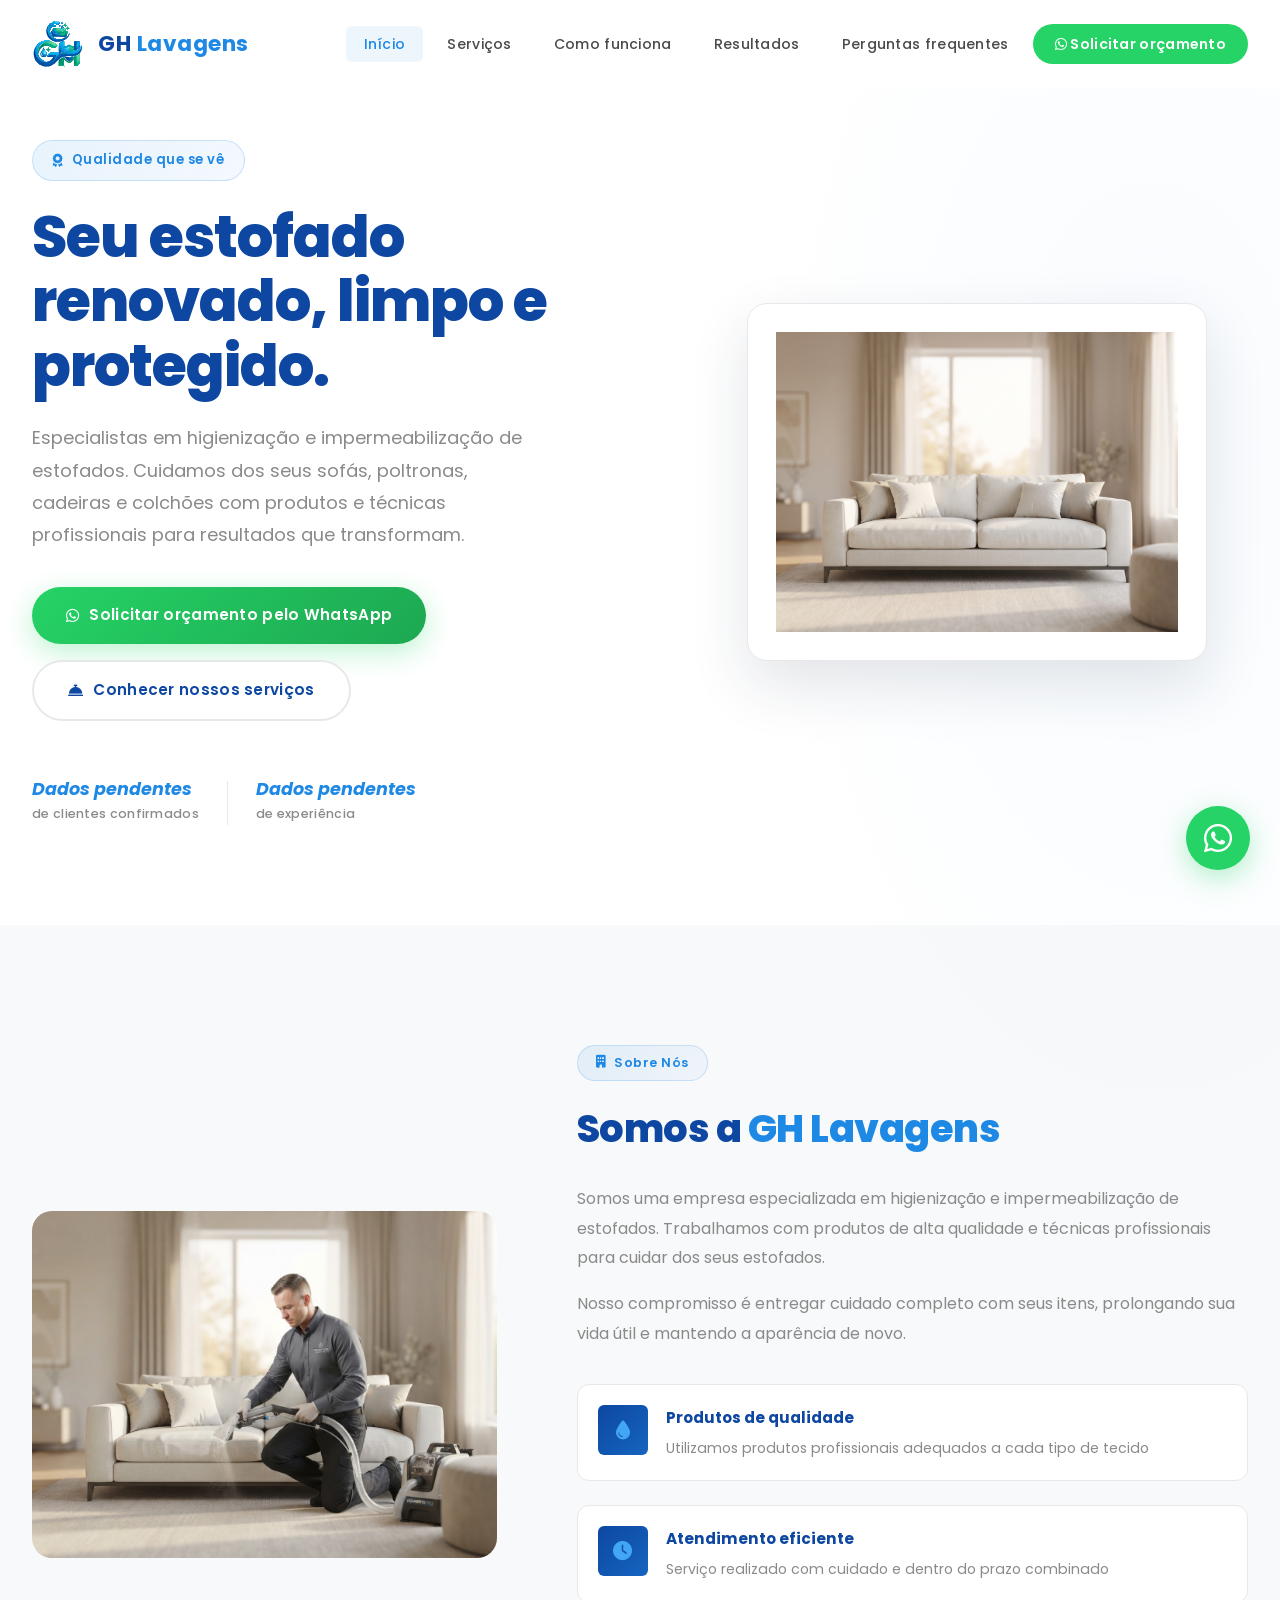
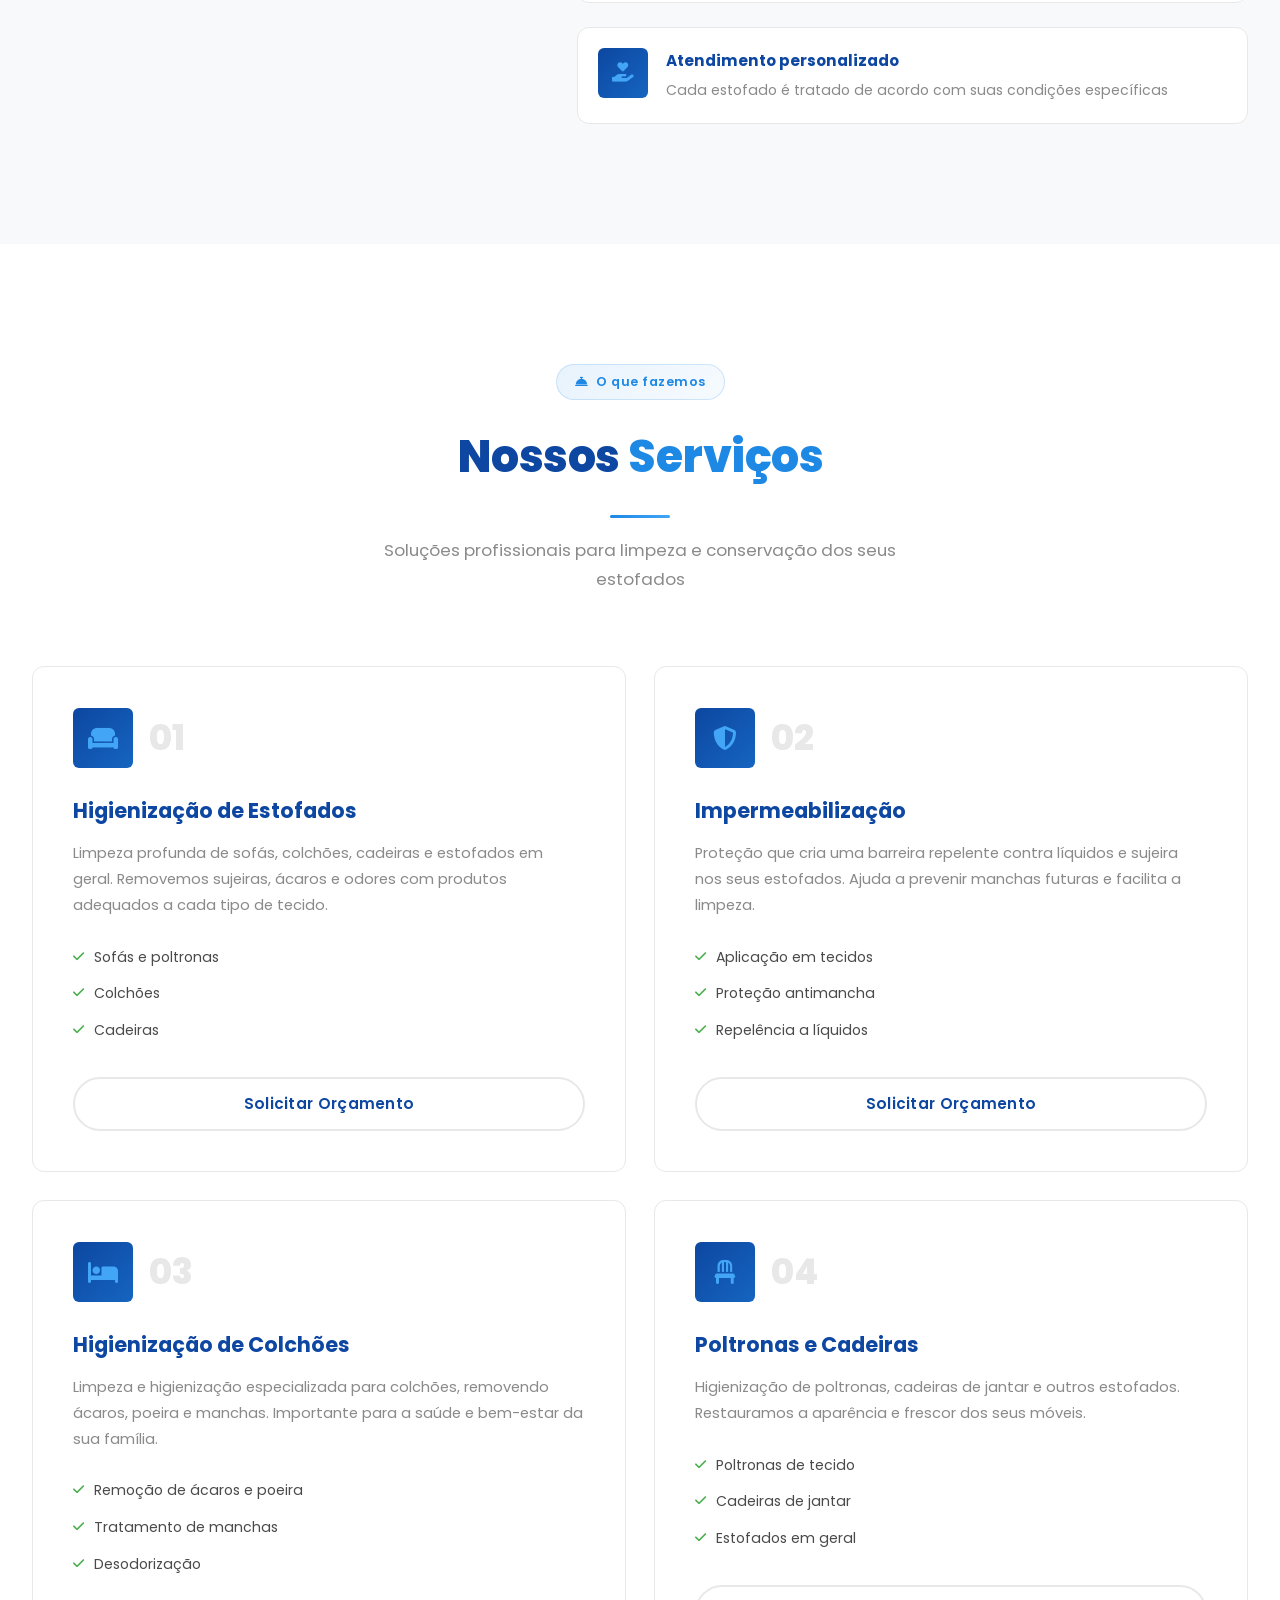
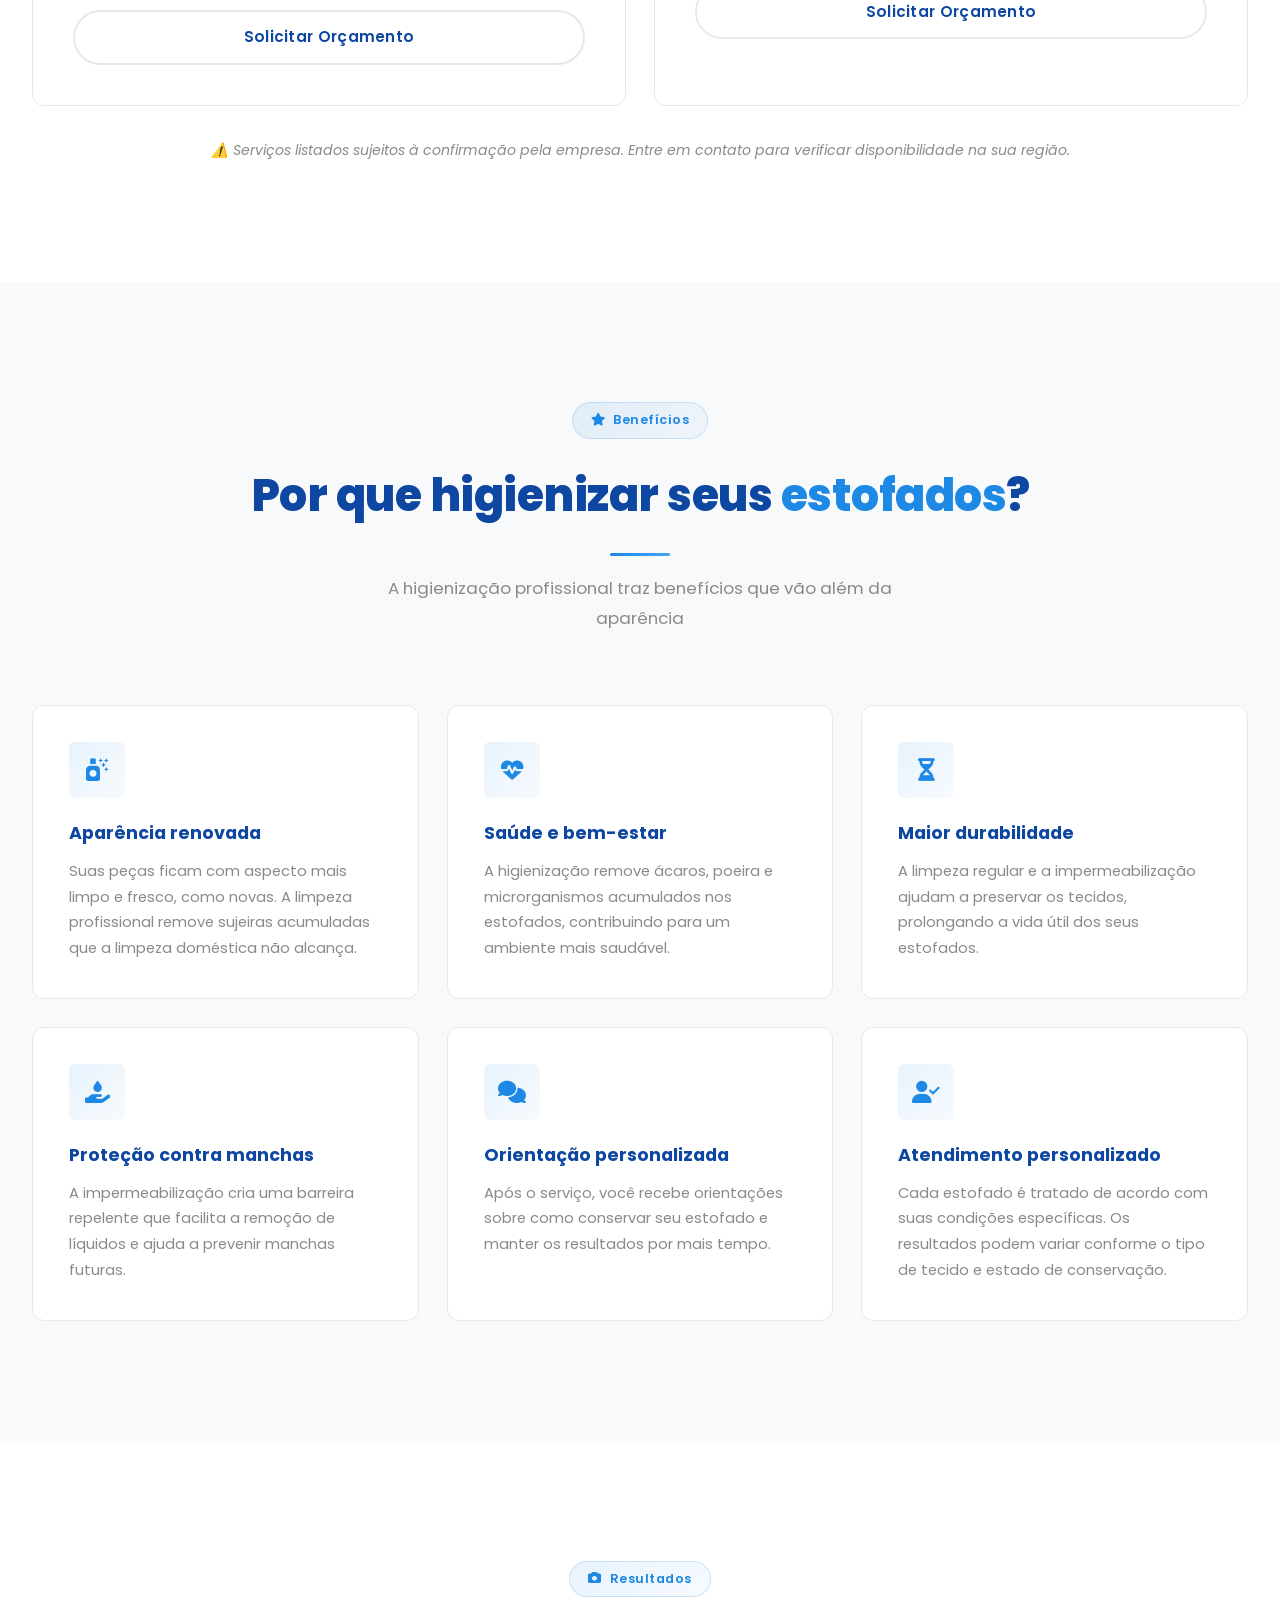
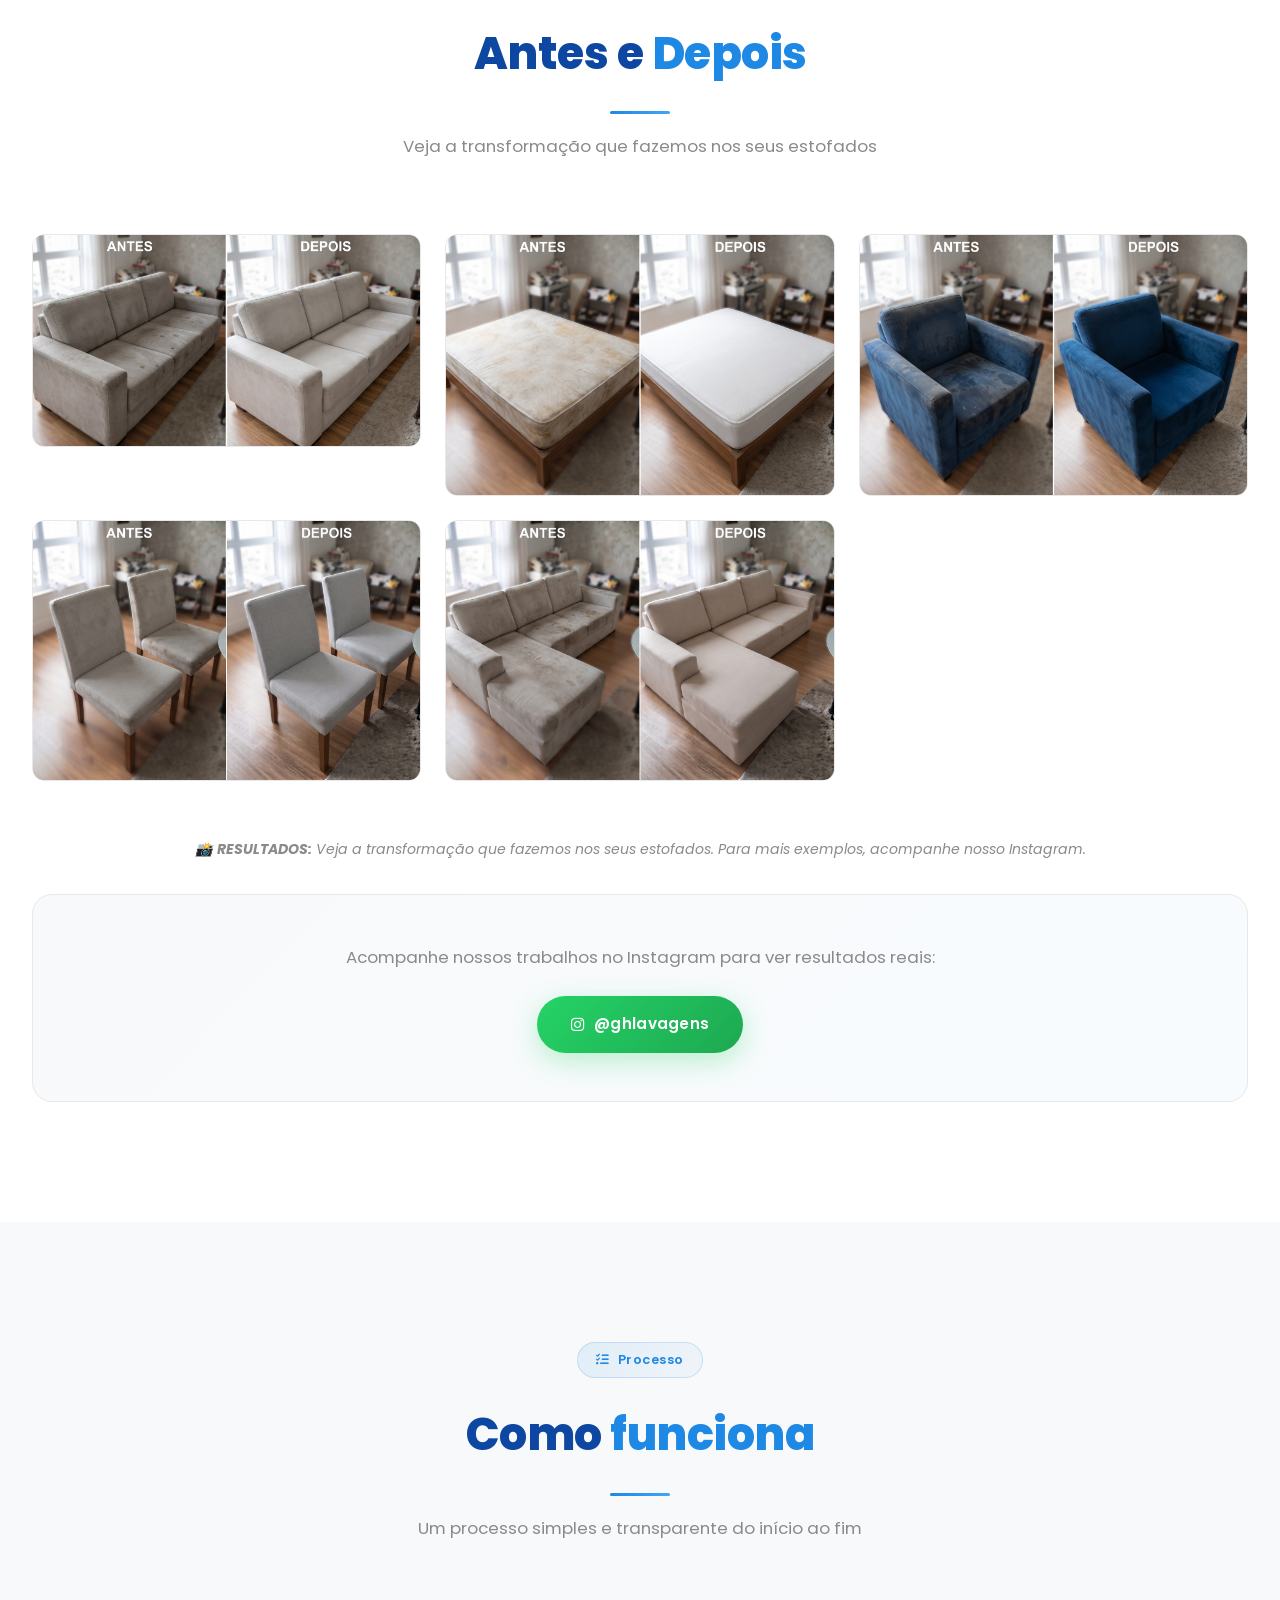
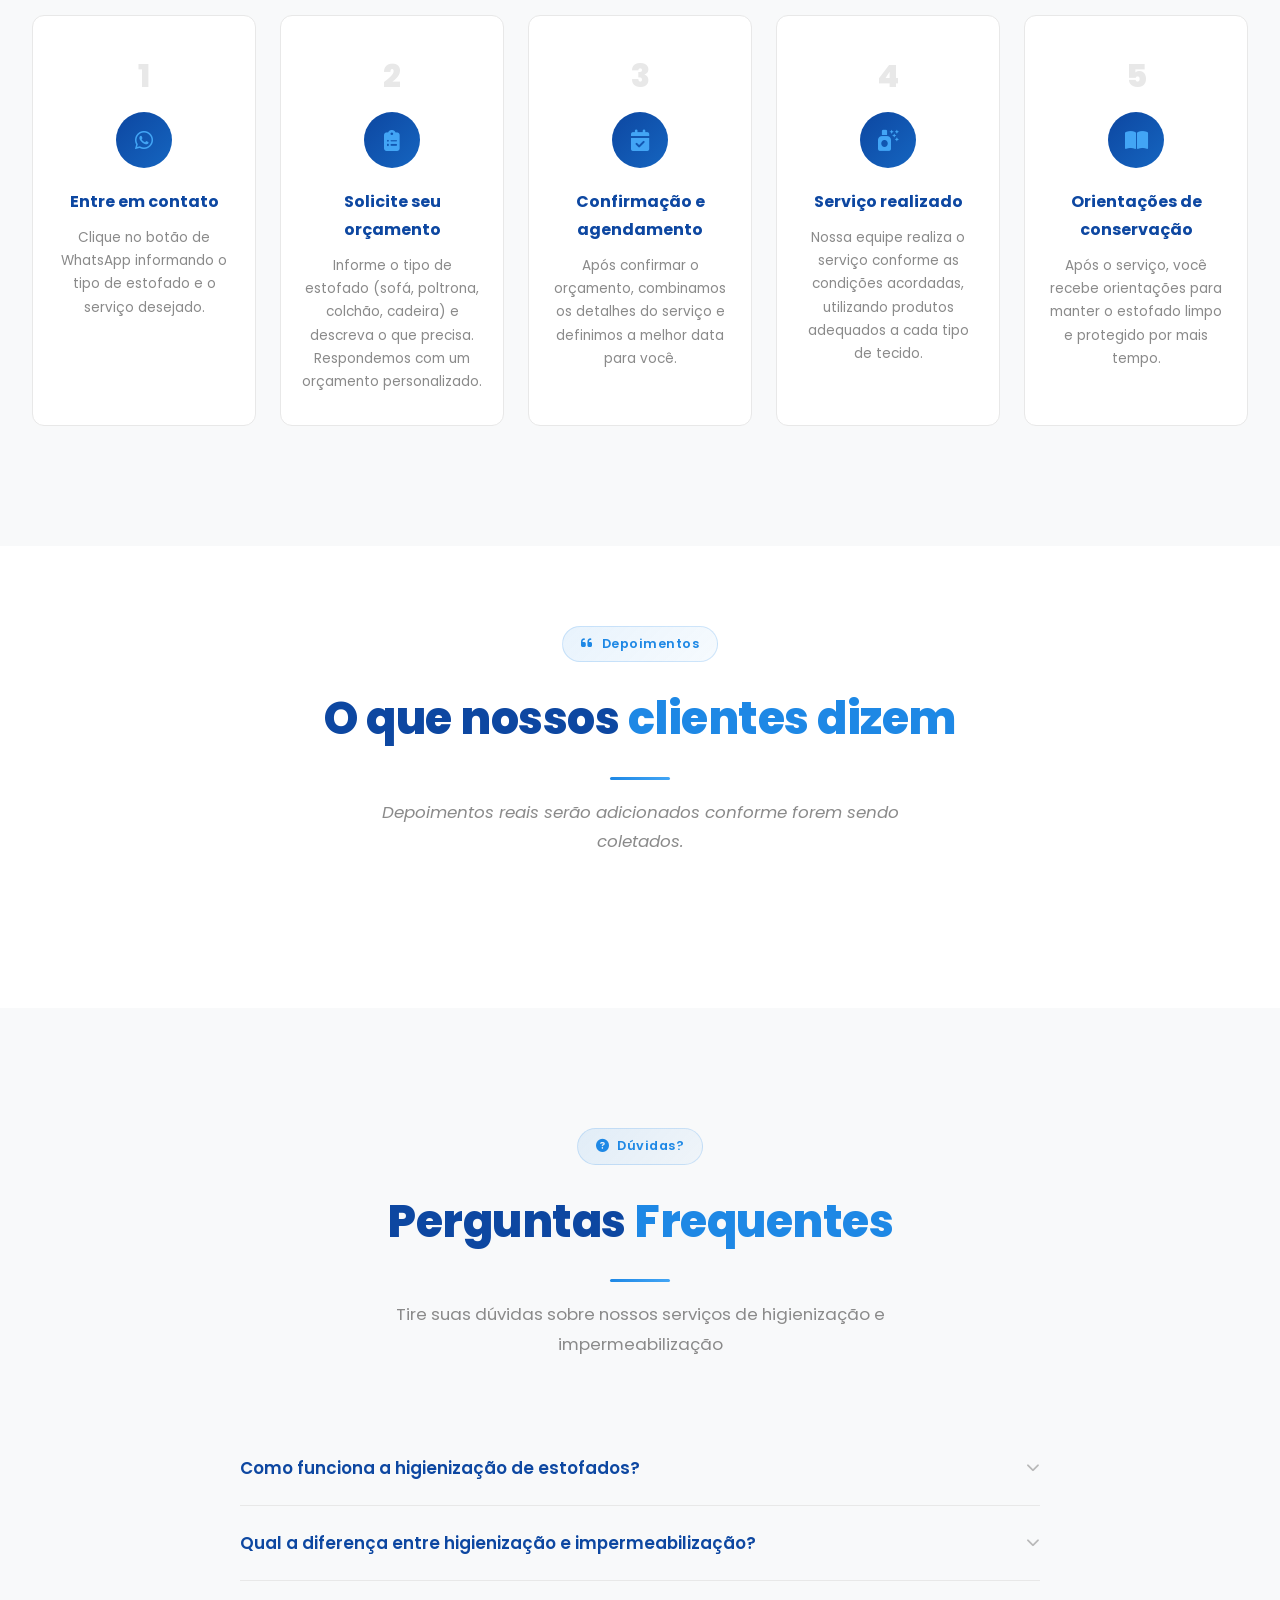
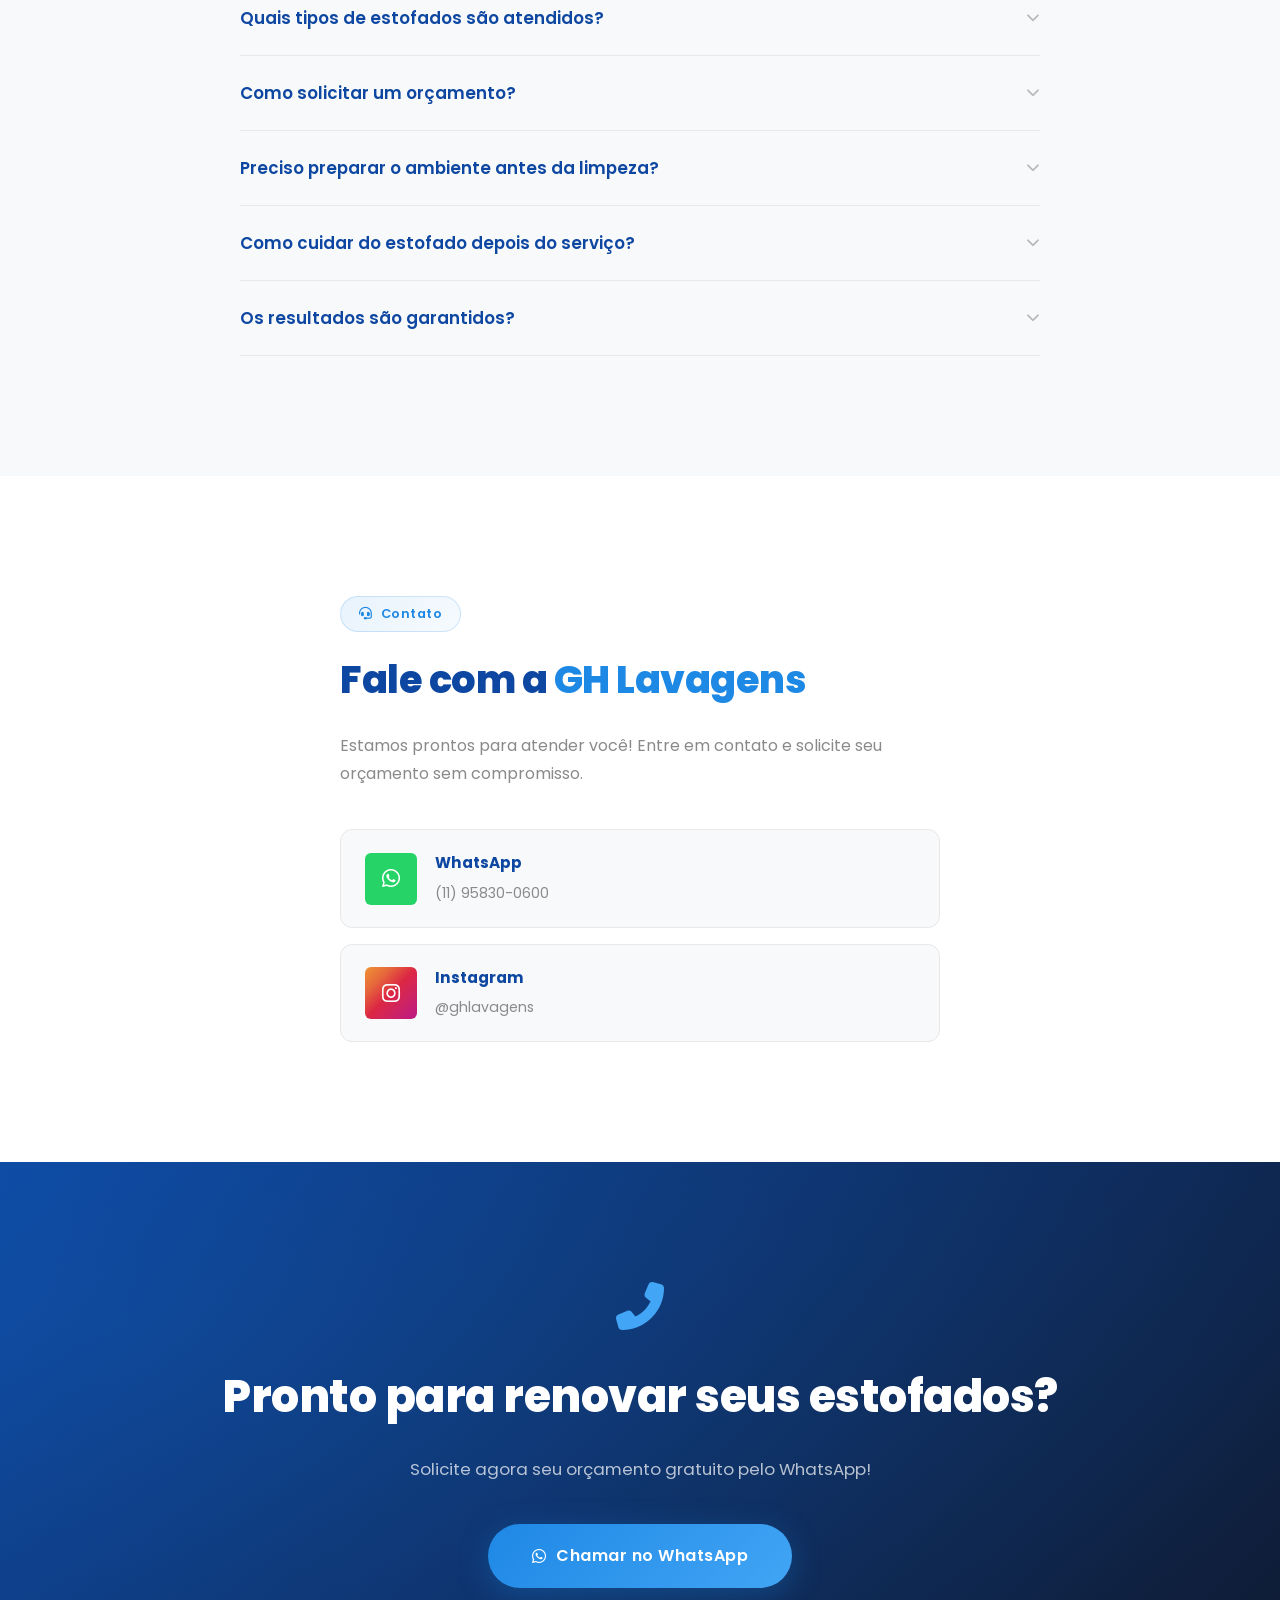
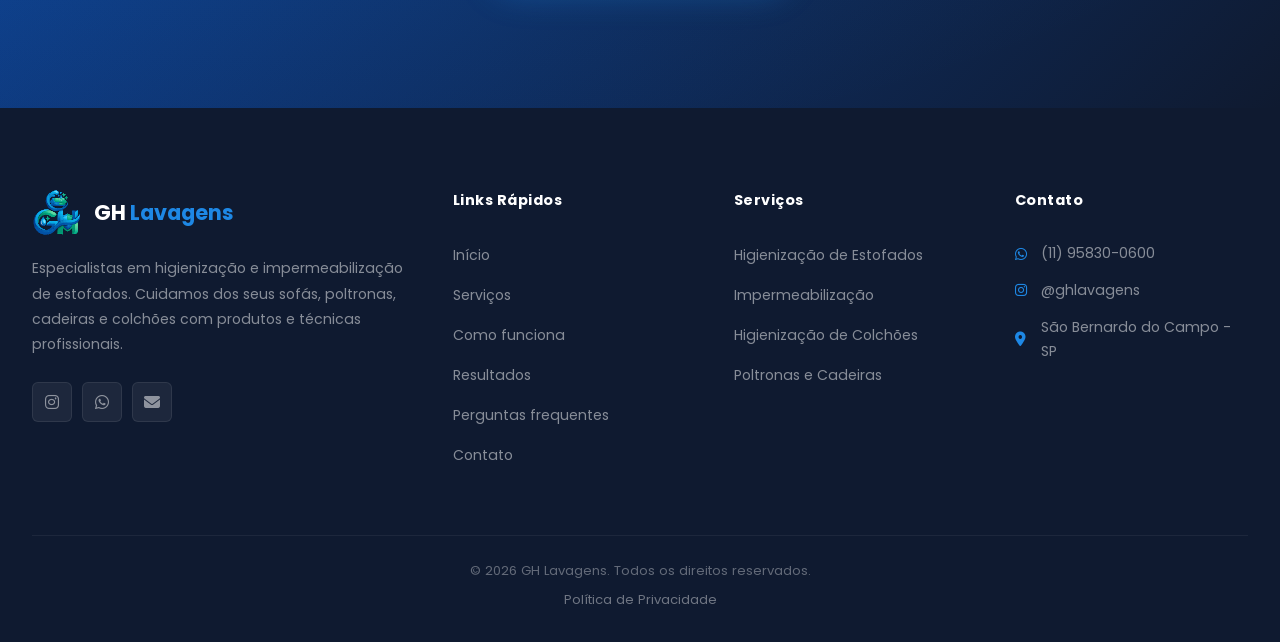
<file: index.html>
<!DOCTYPE html>
<html lang="pt-BR">
<head>
    <meta charset="UTF-8">
    <meta name="viewport" content="width=device-width, initial-scale=1.0">
    
    <!-- SEO Meta Tags - OTIMIZADO PARA GOOGLE -->
    <meta name="description" content="GH Lavagens — Especialistas em higienização e impermeabilização de estofados em São Bernardo do Campo. Limpeza profissional de sofás, poltronas, cadeiras e colchões com preços acessíveis. Solicite orçamento grátis!">
    <meta name="keywords" content="higienização de estofados, limpeza de sofá, impermeabilização de estofados, limpeza de colchão, limpeza de poltrona, limpeza de cadeiras, higienização São Bernardo do Campo, limpeza de estofados SP, GH Lavagens, limpeza profissional de sofás">
    <meta name="author" content="GH Lavagens">
    <meta name="robots" content="index, follow, max-image-preview:large, max-snippet:-1, max-video-preview:-1">
    <meta name="googlebot" content="index, follow, max-snippet:-1, max-image-preview:large, max-video-preview:-1">
    <meta name="bingbot" content="index, follow">
    
    <!-- Canonical URL -->
    <link rel="canonical" href="https://ghlavagens.com.br/">
    
    <!-- Alternate URLs -->
    <link rel="alternate" hreflang="pt-BR" href="https://ghlavagens.com.br/">
    <link rel="alternate" hreflang="x-default" href="https://ghlavagens.com.br/">

    <!-- Open Graph - OTIMIZADO PARA REDES SOCIAIS -->
    <meta property="og:title" content="GH Lavagens | Higienização & Impermeabilização de Estofados em São Bernardo do Campo">
    <meta property="og:description" content="Especialistas em higienização e impermeabilização de estofados. Limpeza profissional de sofás, poltronas, cadeiras e colchões. Resultados que transformam! 📍 São Bernardo do Campo">
    <meta property="og:type" content="website">
    <meta property="og:url" content="https://ghlavagens.com.br/">
    <meta property="og:site_name" content="GH Lavagens">
    <meta property="og:locale" content="pt_BR">
    <meta property="og:image" content="https://ghlavagens.com.br/assets/img/og-social.jpg">
    <meta property="og:image:secure_url" content="https://ghlavagens.com.br/assets/img/og-social.jpg">
    <meta property="og:image:width" content="2816">
    <meta property="og:image:height" content="1536">
    <meta property="og:image:alt" content="GH Lavagens - Higienização de estofados profissionais">

    <!-- Twitter Card -->
    <meta name="twitter:card" content="summary_large_image">
    <meta name="twitter:title" content="GH Lavagens | Higienização & Impermeabilização de Estofados">
    <meta name="twitter:description" content="Especialistas em higienização e impermeabilização de estofados. Limpeza profissional de sofás, poltronas, cadeiras e colchões. 📍 São Bernardo do Campo">
    <meta name="twitter:image" content="https://ghlavagens.com.br/assets/img/og-social.jpg">
    <meta name="twitter:image:alt" content="GH Lavagens - Higienização de estofados profissionais">
    <meta name="twitter:site" content="@ghlavagens">
    <meta name="twitter:creator" content="@ghlavagens">

    <!-- Favicon - OTIMIZADO -->
    <link rel="icon" type="image/svg+xml" href="assets/logo.svg">
    <link rel="apple-touch-icon" href="assets/logo4k.png">
    <link rel="icon" type="image/png" sizes="32x32" href="assets/img/favicon-32x32.png">
    <link rel="icon" type="image/png" sizes="16x16" href="assets/img/favicon-16x16.png">
    <link rel="manifest" href="site.webmanifest">

    <!-- Title OTIMIZADO PARA SEO -->
    <title>Higienização de Estofados em São Bernardo do Campo | GH Lavagens - Orçamento Grátis</title>
    
    <!-- Security Meta Tags -->
    <meta http-equiv="X-Frame-Options" content="DENY">
    <meta http-equiv="X-Content-Type-Options" content="nosniff">
    <meta http-equiv="X-XSS-Protection" content="1; mode=block">
    <meta name="referrer" content="strict-origin-when-cross-origin">
    
    <!-- Preconnect para performance -->
    <link rel="preconnect" href="https://wa.me">
    <link rel="preconnect" href="https://www.instagram.com">
    
    <!-- Structured Data - Local Business OTIMIZADO -->
    <script type="application/ld+json">
    {
        "@context": "https://schema.org",
        "@type": "LocalBusiness",
        "name": "GH Lavagens",
        "image": "https://ghlavagens.com.br/assets/img/og-social.jpg",
        "@id": "https://ghlavagens.com.br/",
        "url": "https://ghlavagens.com.br/",
        "telephone": "+5511958300600",
        "priceRange": "$$",
        "address": {
            "@type": "PostalAddress",
            "streetAddress": "São Bernardo do Campo",
            "addressLocality": "São Bernardo do Campo",
            "addressRegion": "SP",
            "postalCode": "09700-000",
            "addressCountry": "BR"
        },
        "geo": {
            "@type": "GeoCoordinates",
            "latitude": "-23.6914",
            "longitude": "-46.5646"
        },
        "openingHoursSpecification": {
            "@type": "OpeningHoursSpecification",
            "dayOfWeek": [
                "Monday",
                "Tuesday",
                "Wednesday",
                "Thursday",
                "Friday",
                "Saturday"
            ],
            "opens": "08:00",
            "closes": "18:00"
        },
        "sameAs": [
            "https://www.instagram.com/ghlavagens/"
        ],
        "areaServed": {
            "@type": "City",
            "name": "São Bernardo do Campo"
        },
        "description": "Especialistas em higienização e impermeabilização de estofados. Limpeza profissional de sofás, poltronas, cadeiras e colchões em São Bernardo do Campo e região.",
        "serviceType": ["Higienização de estofados", "Limpeza de sofá", "Impermeabilização de estofados", "Limpeza de colchão", "Limpeza de poltrona", "Limpeza de cadeiras"],
        "hasOfferCatalog": {
            "@type": "OfferCatalog",
            "name": "Serviços de Higienização",
            "itemListElement": [
                {
                    "@type": "Offer",
                    "itemOffered": {
                        "@type": "Service",
                        "name": "Higienização de Sofás",
                        "description": "Limpeza profunda de sofás removendo sujeiras, ácaros e odores"
                    }
                },
                {
                    "@type": "Offer",
                    "itemOffered": {
                        "@type": "Service",
                        "name": "Higienização de Colchões",
                        "description": "Limpeza e higienização especializada para colchões"
                    }
                },
                {
                    "@type": "Offer",
                    "itemOffered": {
                        "@type": "Service",
                        "name": "Impermeabilização de Estofados",
                        "description": "Proteção contra manchas e líquidos"
                    }
                },
                {
                    "@type": "Offer",
                    "itemOffered": {
                        "@type": "Service",
                        "name": "Limpeza de Poltronas e Cadeiras",
                        "description": "Higienização de poltronas e cadeiras"
                    }
                }
            ]
        }
    }
    </script>
    
    <!-- Structured Data - Service -->
    <script type="application/ld+json">
    {
        "@context": "https://schema.org",
        "@type": "Service",
        "name": "Higienização de Estofados GH Lavagens",
        "provider": {
            "@type": "LocalBusiness",
            "name": "GH Lavagens",
            "image": "https://ghlavagens.com.br/assets/logo.svg",
            "address": {
                "@type": "PostalAddress",
                "addressLocality": "São Bernardo do Campo",
                "addressRegion": "SP",
                "addressCountry": "BR"
            },
            "telephone": "+5511958300600"
        },
        "areaServed": {
            "@type": "City",
            "name": "São Bernardo do Campo"
        },
        "description": "Serviço profissional de higienização e impermeabilização de estofados, incluindo sofás, poltronas, cadeiras e colchões.",
        "hasOfferCatalog": {
            "@type": "OfferCatalog",
            "name": "Serviços de Limpeza de Estofados",
            "itemListElement": [
                {"@type": "Offer", "itemOffered": {"@type": "Service", "name": "Limpeza de Sofás"}},
                {"@type": "Offer", "itemOffered": {"@type": "Service", "name": "Limpeza de Colchões"}},
                {"@type": "Offer", "itemOffered": {"@type": "Service", "name": "Limpeza de Poltronas"}},
                {"@type": "Offer", "itemOffered": {"@type": "Service", "name": "Limpeza de Cadeiras"}}
            ]
        }
    }
    </script>
    
    <!-- Structured Data - FAQ Page -->
    <script type="application/ld+json">
    {
        "@context": "https://schema.org",
        "@type": "FAQPage",
        "mainEntity": [
            {
                "@type": "Question",
                "name": "Como funciona a higienização de estofados?",
                "acceptedAnswer": {
                    "@type": "Answer",
                    "text": "A higienização profissional utiliza produtos e equipamentos adequados para limpar profundamente o tecido do estofado. O processo remove sujeiras acumuladas, ácaros e odores com técnicas especializadas."
                }
            },
            {
                "@type": "Question",
                "name": "Qual a diferença entre higienização e impermeabilização?",
                "acceptedAnswer": {
                    "@type": "Answer",
                    "text": "Higienização é a limpeza profunda do estofado, removendo sujeiras e microrganismos. Impermeabilização é um tratamento aplicado após a limpeza que cria uma barreira repelente contra líquidos."
                }
            },
            {
                "@type": "Question",
                "name": "Quais tipos de estofados são atendidos?",
                "acceptedAnswer": {
                    "@type": "Answer",
                    "text": "Atendemos diversos tipos de estofados: sofás (de tecido e couro), poltronas, cadeiras, colchões e outros estofados residenciais ou comerciais em São Bernardo do Campo e região."
                }
            },
            {
                "@type": "Question",
                "name": "Como solicitar um orçamento?",
                "acceptedAnswer": {
                    "@type": "Answer",
                    "text": "Você pode solicitar um orçamento gratuitamente clicando no botão do WhatsApp disponível no site ou ligando para (11) 95830-0600."
                }
            },
            {
                "@type": "Question",
                "name": "Preciso preparar o ambiente antes da limpeza?",
                "acceptedAnswer": {
                    "@type": "Answer",
                    "text": "Recomendamos remover objetos do estofado e garantir acesso fácil à área. Nossa equipe cuida do restante e fornece orientações detalhadas no agendamento."
                }
            }
        ]
    }
    </script>
    
    <!-- Structured Data - BreadcrumbList -->
    <script type="application/ld+json">
    {
        "@context": "https://schema.org",
        "@type": "BreadcrumbList",
        "itemListElement": [
            {
                "@type": "ListItem",
                "position": 1,
                "name": "Início",
                "item": "https://ghlavagens.com.br/"
            },
            {
                "@type": "ListItem",
                "position": 2,
                "name": "Serviços",
                "item": "https://ghlavagens.com.br/#servicos"
            },
            {
                "@type": "ListItem",
                "position": 3,
                "name": "Resultados",
                "item": "https://ghlavagens.com.br/#resultados"
            },
            {
                "@type": "ListItem",
                "position": 4,
                "name": "Contato",
                "item": "https://ghlavagens.com.br/#contato"
            }
        ]
    }
    </script>
    
    <!-- Structured Data - Organization -->
    <script type="application/ld+json">
    {
        "@context": "https://schema.org",
        "@type": "Organization",
        "name": "GH Lavagens",
        "url": "https://ghlavagens.com.br/",
        "logo": "https://ghlavagens.com.br/assets/logo.svg",
        "sameAs": [
            "https://www.instagram.com/ghlavagens/"
        ],
        "contactPoint": {
            "@type": "ContactPoint",
            "telephone": "+5511958300600",
            "contactType": "customer service",
            "areaServed": "BR",
            "availableLanguage": "Portuguese"
        }
    }
    </script>

    <!-- Google Fonts — Poppins com display=swap para carregamento rápido -->
    <link rel="preconnect" href="https://fonts.googleapis.com">
    <link rel="preconnect" href="https://fonts.gstatic.com" crossorigin>
    <link href="https://fonts.googleapis.com/css2?family=Poppins:wght@300;400;500;600;700;800&display=swap" rel="stylesheet">

    <!-- Font Awesome 6.5 (ícones) -->
    <link rel="stylesheet" href="https://cdnjs.cloudflare.com/ajax/libs/font-awesome/6.5.0/css/all.min.css">

    <!-- CSS -->
    <link rel="stylesheet" href="assets/style.css">

    <!-- Dados estruturados (Schema.org) — Business Profile -->
    <!-- NOTA: preencher dados reais antes da publicação -->
    <script type="application/ld+json">
    {
        "@context": "https://schema.org",
        "@type": "LocalBusiness",
        "name": "GH Lavagens",
        "description": "Higienização e impermeabilização de estofados em São Bernardo do Campo e região.",
        "areaServed": {
            "@type": "City",
            "name": "São Bernardo do Campo"
        },
        "serviceType": ["Higienização de estofados", "Impermeabilização de estofados", "Limpeza de colchões"],
        "url": "https://ghlavagens.com.br/",
        "telephone": "+55-11-95830-0600",
        "address": {
            "@type": "PostalAddress",
            "addressLocality": "São Bernardo do Campo",
            "addressRegion": "SP",
            "addressCountry": "BR"
        },
        "sameAs": [
            "https://www.instagram.com/ghlavagens/"
        ]
    }
    </script>
</head>
<body>
    <!-- ============================================
         CABEÇALHO / NAVEGAÇÃO
         ============================================ -->
    <header class="navbar" id="navbar" role="banner">
        <div class="container nav-container">
            <a href="#inicio" class="logo" aria-label="GH Lavagens — Ir para o início">
                <img src="assets/logo.svg" alt="GH Lavagens" width="52" height="52" class="logo-img">
                <span class="logo-text">GH <span>Lavagens</span></span>
            </a>

            <button class="menu-toggle" id="menuToggle" aria-label="Abrir menu de navegação" aria-expanded="false">
                <span></span>
                <span></span>
                <span></span>
            </button>

            <nav aria-label="Navegação principal">
                <ul class="nav-links" id="navLinks">
                    <li><a href="#inicio" class="nav-link active">Início</a></li>
                    <li><a href="#servicos" class="nav-link">Serviços</a></li>
                    <li><a href="#como-funciona" class="nav-link">Como funciona</a></li>
                    <li><a href="#resultados" class="nav-link">Resultados</a></li>
                    <li><a href="#faq" class="nav-link">Perguntas frequentes</a></li>
                    <li><a href="#contato" class="nav-link btn-whatsapp"><i class="fab fa-whatsapp"></i> Solicitar orçamento</a></li>
                </ul>
            </nav>
        </div>
    </header>

    <!-- Overlay para menu mobile -->
    <div class="nav-overlay" id="navOverlay" aria-hidden="true"></div>

    <!-- ============================================
         HERO / INÍCIO
         ============================================ -->
    <section class="hero" id="inicio" aria-labelledby="hero-title">
        <div class="container hero-content">
            <div class="hero-text">
                <span class="hero-badge"><i class="fas fa-award"></i> Qualidade que se vê</span>
                <h1 id="hero-title">Seu estofado renovado, limpo e protegido.</h1>
                <p>Especialistas em higienização e impermeabilização de estofados. Cuidamos dos seus sofás, poltronas, cadeiras e colchões com produtos e técnicas profissionais para resultados que transformam.</p>
                <div class="hero-buttons">
                    <a href="#" class="btn btn-primary" data-whatsapp="estofados" aria-label="Solicitar orçamento pelo WhatsApp">
                        <i class="fab fa-whatsapp"></i> Solicitar orçamento pelo WhatsApp
                    </a>
                    <a href="#servicos" class="btn btn-secondary">
                        <i class="fas fa-concierge-bell"></i> Conhecer nossos serviços
                    </a>
                </div>
                <!-- Estatísticas — PENDENTE: substituir por dados reais da empresa -->
                <div class="hero-stats stats-pending" title="Dados pendentes de confirmação pela empresa">
                    <div class="stat">
                        <span class="stat-label-placeholder">Dados pendentes</span>
                        <span class="stat-label">de clientes confirmados</span>
                    </div>
                    <div class="stat-divider"></div>
                    <div class="stat">
                        <span class="stat-label-placeholder">Dados pendentes</span>
                        <span class="stat-label">de experiência</span>
                    </div>
                </div>
            </div>
            <div class="hero-image" aria-hidden="true">
                <div class="hero-card">
                    <img src="assets/img/hero-alternativa.jpg" alt="Sofá higienizado e renovado pela GH Lavagens" width="800" height="600" loading="lazy">
                </div>
            </div>
        </div>
    </section>

    <!-- ============================================
         SOBRE NÓS
         ============================================ -->
    <section class="about" id="sobre" aria-labelledby="sobre-title">
        <div class="container">
            <div class="about-grid">
                <div class="about-image reveal-left">
                    <img src="assets/img/profissional.jpg" alt="Profissional da GH Lavagens realizando limpeza de estofados" width="600" height="800" loading="lazy">
                </div>
                <div class="about-content reveal-right">
                    <span class="section-tag"><i class="fas fa-building"></i> Sobre Nós</span>
                    <h2 id="sobre-title">Somos a <span class="highlight">GH Lavagens</span></h2>
                    <p class="about-text">Somos uma empresa especializada em higienização e impermeabilização de estofados. Trabalhamos com produtos de alta qualidade e técnicas profissionais para cuidar dos seus estofados.</p>
                    <p class="about-text">Nosso compromisso é entregar cuidado completo com seus itens, prolongando sua vida útil e mantendo a aparência de novo.</p>

                    <!-- NOTA: serviços listados abaixo devem ser confirmados pela empresa -->
                    <div class="about-features">
                        <div class="feature-item">
                            <div class="feature-icon"><i class="fas fa-tint"></i></div>
                            <div class="feature-info">
                                <h4>Produtos de qualidade</h4>
                                <p>Utilizamos produtos profissionais adequados a cada tipo de tecido</p>
                            </div>
                        </div>
                        <div class="feature-item">
                            <div class="feature-icon"><i class="fas fa-clock"></i></div>
                            <div class="feature-info">
                                <h4>Atendimento eficiente</h4>
                                <p>Serviço realizado com cuidado e dentro do prazo combinado</p>
                            </div>
                        </div>
                        <div class="feature-item">
                            <div class="feature-icon"><i class="fas fa-hand-holding-heart"></i></div>
                            <div class="feature-info">
                                <h4>Atendimento personalizado</h4>
                                <p>Cada estofado é tratado de acordo com suas condições específicas</p>
                            </div>
                        </div>
                    </div>
                </div>
            </div>
        </div>
    </section>

    <!-- ============================================
         SERVIÇOS
         ============================================ -->
    <section class="services" id="servicos" aria-labelledby="servicos-title">
        <div class="container">
            <div class="section-header reveal">
                <span class="section-tag"><i class="fas fa-concierge-bell"></i> O que fazemos</span>
                <h2 id="servicos-title">Nossos <span class="highlight">Serviços</span></h2>
                <p>Soluções profissionais para limpeza e conservação dos seus estofados</p>
            </div>

            <div class="services-grid">
                <!-- Serviço 1: Higienização de Estofados -->
                <article class="service-card reveal" aria-labelledby="srv-higienizacao">
                    <div class="service-icon-wrapper">
                        <div class="service-icon"><i class="fas fa-couch"></i></div>
                        <div class="service-number">01</div>
                    </div>
                    <h3 id="srv-higienizacao">Higienização de Estofados</h3>
                    <p>Limpeza profunda de sofás, colchões, cadeiras e estofados em geral. Removemos sujeiras, ácaros e odores com produtos adequados a cada tipo de tecido.</p>
                    <ul class="service-list">
                        <li><i class="fas fa-check"></i> Sofás e poltronas</li>
                        <li><i class="fas fa-check"></i> Colchões</li>
                        <li><i class="fas fa-check"></i> Cadeiras</li>
                    </ul>
                    <a href="#" class="btn btn-outline" data-whatsapp="estofados">Solicitar Orçamento</a>
                </article>

                <!-- Serviço 2: Impermeabilização -->
                <article class="service-card reveal delay-1" aria-labelledby="srv-impermeabilizacao">
                    <div class="service-icon-wrapper">
                        <div class="service-icon"><i class="fas fa-shield-alt"></i></div>
                        <div class="service-number">02</div>
                    </div>
                    <h3 id="srv-impermeabilizacao">Impermeabilização</h3>
                    <p>Proteção que cria uma barreira repelente contra líquidos e sujeira nos seus estofados. Ajuda a prevenir manchas futuras e facilita a limpeza.</p>
                    <ul class="service-list">
                        <li><i class="fas fa-check"></i> Aplicação em tecidos</li>
                        <li><i class="fas fa-check"></i> Proteção antimancha</li>
                        <li><i class="fas fa-check"></i> Repelência a líquidos</li>
                    </ul>
                    <a href="#" class="btn btn-outline" data-whatsapp="impermeabilizacao">Solicitar Orçamento</a>
                </article>

                <!-- Serviço 3: Higienização de Colchões -->
                <article class="service-card reveal delay-2" aria-labelledby="srv-colchao">
                    <div class="service-icon-wrapper">
                        <div class="service-icon"><i class="fas fa-bed"></i></div>
                        <div class="service-number">03</div>
                    </div>
                    <h3 id="srv-colchao">Higienização de Colchões</h3>
                    <p>Limpeza e higienização especializada para colchões, removendo ácaros, poeira e manchas. Importante para a saúde e bem-estar da sua família.</p>
                    <ul class="service-list">
                        <li><i class="fas fa-check"></i> Remoção de ácaros e poeira</li>
                        <li><i class="fas fa-check"></i> Tratamento de manchas</li>
                        <li><i class="fas fa-check"></i> Desodorização</li>
                    </ul>
                    <a href="#" class="btn btn-outline" data-whatsapp="colchao">Solicitar Orçamento</a>
                </article>

                <!-- Serviço 4: Poltronas e Cadeiras -->
                <article class="service-card reveal delay-3" aria-labelledby="srv-outros">
                    <div class="service-icon-wrapper">
                        <div class="service-icon"><i class="fas fa-chair"></i></div>
                        <div class="service-number">04</div>
                    </div>
                    <h3 id="srv-outros">Poltronas e Cadeiras</h3>
                    <p>Higienização de poltronas, cadeiras de jantar e outros estofados. Restauramos a aparência e frescor dos seus móveis.</p>
                    <ul class="service-list">
                        <li><i class="fas fa-check"></i> Poltronas de tecido</li>
                        <li><i class="fas fa-check"></i> Cadeiras de jantar</li>
                        <li><i class="fas fa-check"></i> Estofados em geral</li>
                    </ul>
                    <a href="#" class="btn btn-outline" data-whatsapp="outro">Solicitar Orçamento</a>
                </article>
            </div>

            <!-- Aviso sobre serviços -->
            <p class="service-disclaimer">⚠️ Serviços listados sujeitos à confirmação pela empresa. Entre em contato para verificar disponibilidade na sua região.</p>
        </div>
    </section>

    <!-- ============================================
         BENEFÍCIOS
         ============================================ -->
    <section class="benefits" id="beneficios" aria-labelledby="beneficios-title">
        <div class="container">
            <div class="section-header reveal">
                <span class="section-tag"><i class="fas fa-star"></i> Benefícios</span>
                <h2 id="beneficios-title">Por que higienizar seus <span class="highlight">estofados</span>?</h2>
                <p>A higienização profissional traz benefícios que vão além da aparência</p>
            </div>

            <div class="benefits-grid">
                <div class="benefit-card reveal">
                    <div class="benefit-icon"><i class="fas fa-spray-can-sparkles"></i></div>
                    <h3>Aparência renovada</h3>
                    <p>Suas peças ficam com aspecto mais limpo e fresco, como novas. A limpeza profissional remove sujeiras acumuladas que a limpeza doméstica não alcança.</p>
                </div>

                <div class="benefit-card reveal delay-1">
                    <div class="benefit-icon"><i class="fas fa-heart-pulse"></i></div>
                    <h3>Saúde e bem-estar</h3>
                    <p>A higienização remove ácaros, poeira e microrganismos acumulados nos estofados, contribuindo para um ambiente mais saudável.</p>
                </div>

                <div class="benefit-card reveal delay-2">
                    <div class="benefit-icon"><i class="fas fa-hourglass-half"></i></div>
                    <h3>Maior durabilidade</h3>
                    <p>A limpeza regular e a impermeabilização ajudam a preservar os tecidos, prolongando a vida útil dos seus estofados.</p>
                </div>

                <div class="benefit-card reveal delay-3">
                    <div class="benefit-icon"><i class="fas fa-hand-holding-droplet"></i></div>
                    <h3>Proteção contra manchas</h3>
                    <p>A impermeabilização cria uma barreira repelente que facilita a remoção de líquidos e ajuda a prevenir manchas futuras.</p>
                </div>

                <div class="benefit-card reveal">
                    <div class="benefit-icon"><i class="fas fa-comments"></i></div>
                    <h3>Orientação personalizada</h3>
                    <p>Após o serviço, você recebe orientações sobre como conservar seu estofado e manter os resultados por mais tempo.</p>
                </div>

                <div class="benefit-card reveal delay-1">
                    <div class="benefit-icon"><i class="fas fa-user-check"></i></div>
                    <h3>Atendimento personalizado</h3>
                    <p>Cada estofado é tratado de acordo com suas condições específicas. Os resultados podem variar conforme o tipo de tecido e estado de conservação.</p>
                </div>
            </div>
        </div>
    </section>

    <!-- ============================================
         ANTES E DEPOIS / RESULTADOS
         ============================================ -->
    <section class="gallery" id="resultados" aria-labelledby="resultados-title">
        <div class="container">
            <div class="section-header reveal">
                <span class="section-tag"><i class="fas fa-camera"></i> Resultados</span>
                <h2 id="resultados-title">Antes e <span class="highlight">Depois</span></h2>
                <p>Veja a transformação que fazemos nos seus estofados</p>
            </div>

            <!-- Galeria de Antes e Depois -->
            <div class="gallery-grid" id="galleryGrid">
                <!-- NOTA: Usar apenas 5 combinações únicas de imagens para evitar repetição -->
                
                <div class="gallery-item reveal" data-category="estofados">
                    <div class="before-after-card" role="figure" aria-label="Exemplo de higienização de sofá">
                        <img src="assets/img/antes_despues_sofa.jpg" alt="Sofá antes e depois da limpeza" width="600" height="400" loading="lazy">
                    </div>
                </div>

                <div class="gallery-item reveal delay-1" data-category="colchao">
                    <div class="before-after-card" role="figure" aria-label="Exemplo de higienização de colchão">
                        <img src="assets/img/antes_despues_colchon.jpg" alt="Colchão antes e depois da limpeza" width="600" height="400" loading="lazy">
                    </div>
                </div>

                <div class="gallery-item reveal delay-2" data-category="estofados">
                    <div class="before-after-card" role="figure" aria-label="Exemplo de limpeza de poltrona">
                        <img src="assets/img/antes_despues_poltrona.jpg" alt="Poltrona antes e depois da limpeza" width="600" height="400" loading="lazy">
                    </div>
                </div>

                <div class="gallery-item reveal delay-3" data-category="estofados">
                    <div class="before-after-card" role="figure" aria-label="Exemplo de limpeza de cadeiras">
                        <img src="assets/img/antes_despues_sillas.jpg" alt="Cadeiras antes e depois da limpeza" width="600" height="400" loading="lazy">
                    </div>
                </div>

                <div class="gallery-item reveal delay-4" data-category="estofados">
                    <div class="before-after-card" role="figure" aria-label="Exemplo de higienização de sofá 3">
                        <img src="assets/img/antes_despues_sofa3.jpg" alt="Sofá antes e depois da limpeza" width="600" height="400" loading="lazy">
                    </div>
                </div>
            </div>

            <p class="gallery-note">📸 <strong>RESULTADOS:</strong> Veja a transformação que fazemos nos seus estofados. Para mais exemplos, acompanhe nosso Instagram.</p>

            <div class="gallery-cta reveal">
                <p>Acompanhe nossos trabalhos no Instagram para ver resultados reais:</p>
                <a href="#" class="btn btn-primary" id="instagramLink" target="_blank" rel="noopener noreferrer">
                    <i class="fab fa-instagram"></i> @ghlavagens
                </a>
            </div>
        </div>
    </section>

    <!-- ============================================
         COMO FUNCIONA
         ============================================ -->
    <section class="how-it-works" id="como-funciona" aria-labelledby="como-title">
        <div class="container">
            <div class="section-header reveal">
                <span class="section-tag"><i class="fas fa-list-check"></i> Processo</span>
                <h2 id="como-title">Como <span class="highlight">funciona</span></h2>
                <p>Um processo simples e transparente do início ao fim</p>
            </div>

            <div class="steps-grid">
                <div class="step-card reveal">
                    <div class="step-number">1</div>
                    <div class="step-icon"><i class="fab fa-whatsapp"></i></div>
                    <h3>Entre em contato</h3>
                    <p>Clique no botão de WhatsApp informando o tipo de estofado e o serviço desejado.</p>
                </div>

                <div class="step-card reveal delay-1">
                    <div class="step-number">2</div>
                    <div class="step-icon"><i class="fas fa-clipboard-list"></i></div>
                    <h3>Solicite seu orçamento</h3>
                    <p>Informe o tipo de estofado (sofá, poltrona, colchão, cadeira) e descreva o que precisa. Respondemos com um orçamento personalizado.</p>
                </div>

                <div class="step-card reveal delay-2">
                    <div class="step-number">3</div>
                    <div class="step-icon"><i class="fas fa-calendar-check"></i></div>
                    <h3>Confirmação e agendamento</h3>
                    <p>Após confirmar o orçamento, combinamos os detalhes do serviço e definimos a melhor data para você.</p>
                </div>

                <div class="step-card reveal delay-3">
                    <div class="step-number">4</div>
                    <div class="step-icon"><i class="fas fa-spray-can-sparkles"></i></div>
                    <h3>Serviço realizado</h3>
                    <p>Nossa equipe realiza o serviço conforme as condições acordadas, utilizando produtos adequados a cada tipo de tecido.</p>
                </div>

                <div class="step-card reveal">
                    <div class="step-number">5</div>
                    <div class="step-icon"><i class="fas fa-book-open"></i></div>
                    <h3>Orientações de conservação</h3>
                    <p>Após o serviço, você recebe orientações para manter o estofado limpo e protegido por mais tempo.</p>
                </div>
            </div>
        </div>
    </section>

    <!-- ============================================
         DEPOIMENTOS (oculto — sem depoimentos reais)
         ============================================ -->
    <!--
        NOTA: A seção de depoimentos foi removida porque não há depoimentos reais fornecidos.
        Quando a empresa fornecer depoimentos verificados, esta seção pode ser reativada.

        Estrutura pronta para quando os depoimentos estiverem disponíveis:

        <section class="testimonials" id="depoimentos" aria-labelledby="depoimentos-title">
            <div class="container">
                <div class="section-header reveal">
                    <span class="section-tag"><i class="fas fa-quote-left"></i> Depoimentos</span>
                    <h2 id="depoimentos-title">O que nossos <span class="highlight">clientes dizem</span></h2>
                </div>
                <div class="testimonials-grid">
                    <div class="testimonial-card reveal">
                        <div class="testimonial-stars">
                            <i class="fas fa-star"></i><i class="fas fa-star"></i><i class="fas fa-star"></i><i class="fas fa-star"></i><i class="fas fa-star"></i>
                        </div>
                        <p class="testimonial-text">"[Depoimento real do cliente aqui]"</p>
                        <div class="testimonial-author">
                            <div class="author-avatar"><span>[Nome]</span></div>
                            <div class="author-info">
                                <h4>[Nome completo]</h4>
                                <span>[Serviço realizado]</span>
                            </div>
                        </div>
                    </div>
                </div>
            </div>
        </section>
    -->

    <!-- ESPAÇO NEUTRO PARA FUTUROS DEPOIMENTOS -->
    <section class="testimonials-placeholder" id="depoimentos" aria-labelledby="depoimentos-title">
        <div class="container">
            <div class="section-header reveal">
                <span class="section-tag"><i class="fas fa-quote-left"></i> Depoimentos</span>
                <h2 id="depoimentos-title">O que nossos <span class="highlight">clientes dizem</span></h2>
                <p class="placeholder-note">Depoimentos reais serão adicionados conforme forem sendo coletados.</p>
            </div>
        </div>
    </section>

    <!-- ============================================
         PERGUNTAS FREQUENTES (FAQ)
         ============================================ -->
    <section class="faq" id="faq" aria-labelledby="faq-title">
        <div class="container">
            <div class="section-header reveal">
                <span class="section-tag"><i class="fas fa-circle-question"></i> Dúvidas?</span>
                <h2 id="faq-title">Perguntas <span class="highlight">Frequentes</span></h2>
                <p>Tire suas dúvidas sobre nossos serviços de higienização e impermeabilização</p>
            </div>

            <div class="faq-list">
                <div class="faq-item reveal">
                    <button class="faq-question" aria-expanded="false" aria-controls="faq-answer-1">
                        <span>Como funciona a higienização de estofados?</span>
                        <i class="fas fa-chevron-down" aria-hidden="true"></i>
                    </button>
                    <div class="faq-answer" id="faq-answer-1" role="region">
                        <p>A higienização profissional utiliza produtos e equipamentos adequados para limpar profundamente o tecido do estofado. O processo remove sujeiras acumuladas, ácaros e odores. Os resultados variam conforme o tipo de tecido, estado de conservação e tipo de mancha.</p>
                    </div>
                </div>

                <div class="faq-item reveal delay-1">
                    <button class="faq-question" aria-expanded="false" aria-controls="faq-answer-2">
                        <span>Qual a diferença entre higienização e impermeabilização?</span>
                        <i class="fas fa-chevron-down" aria-hidden="true"></i>
                    </button>
                    <div class="faq-answer" id="faq-answer-2" role="region">
                        <p><strong>Higienização</strong> é a limpeza profunda do estofado, removendo sujeiras e microrganismos. <strong>Impermeabilização</strong> é um tratamento aplicado após a limpeza que cria uma barreira repelente contra líquidos, ajudando a prevenir manchas futuras. A impermeabilização aumenta a repelência do tecido, mas não o torna completamente à prova d'água.</p>
                    </div>
                </div>

                <div class="faq-item reveal delay-2">
                    <button class="faq-question" aria-expanded="false" aria-controls="faq-answer-3">
                        <span>Quais tipos de estofados são atendidos?</span>
                        <i class="fas fa-chevron-down" aria-hidden="true"></i>
                    </button>
                    <div class="faq-answer" id="faq-answer-3" role="region">
                        <p>Atendemos diversos tipos de estofados: sofás (de tecido e couro), poltronas, cadeiras, colchões e outros estofados residenciais ou comerciais. Cada tipo de tecido requer produtos e técnicas específicas — entre em contato para verificar as condições do seu estofado.</p>
                    </div>
                </div>

                <div class="faq-item reveal">
                    <button class="faq-question" aria-expanded="false" aria-controls="faq-answer-4">
                        <span>Como solicitar um orçamento?</span>
                        <i class="fas fa-chevron-down" aria-hidden="true"></i>
                    </button>
                    <div class="faq-answer" id="faq-answer-4" role="region">
                        <p>Você pode solicitar um orçamento clicando no botão do WhatsApp disponível em qualquer parte do site. Basta informar o tipo de estofado e o serviço desejado.</p>
                    </div>
                </div>

                <div class="faq-item reveal delay-1">
                    <button class="faq-question" aria-expanded="false" aria-controls="faq-answer-5">
                        <span>Preciso preparar o ambiente antes da limpeza?</span>
                        <i class="fas fa-chevron-down" aria-hidden="true"></i>
                    </button>
                    <div class="faq-answer" id="faq-answer-5" role="region">
                        <p>Recomendamos remover objetos do cima do estofado e garantir acesso fácil à área. Nossa equipe cuida do restante. Orientações mais detalhadas serão fornecidas no momento do agendamento.</p>
                    </div>
                </div>

                <div class="faq-item reveal delay-2">
                    <button class="faq-question" aria-expanded="false" aria-controls="faq-answer-6">
                        <span>Como cuidar do estofado depois do serviço?</span>
                        <i class="fas fa-chevron-down" aria-hidden="true"></i>
                    </button>
                    <div class="faq-answer" id="faq-answer-6" role="region">
                        <p>Após o serviço, você receberá orientações personalizadas para a conservação do seu estofado. De modo geral: evitar contato com líquidos, ventilar o ambiente, limpar manchas imediatamente com pano seco e realizar higienização profissional periodicamente.</p>
                    </div>
                </div>

                <div class="faq-item reveal">
                    <button class="faq-question" aria-expanded="false" aria-controls="faq-answer-7">
                        <span>Os resultados são garantidos?</span>
                        <i class="fas fa-chevron-down" aria-hidden="true"></i>
                    </button>
                    <div class="faq-answer" id="faq-answer-7" role="region">
                        <p>Os resultados dependem do tipo de tecido, estado de conservação e tipo de mancha. Não garantimos remoção total de todas as manchas ou eliminação completa de microrganismos. Cada caso é avaliado individualmente — entre em contato para uma avaliação mais precisa.</p>
                    </div>
                </div>
            </div>
        </div>
    </section>

    <!-- ============================================
         CONTATO E ORÇAMENTO
         ============================================ -->
    <section class="contact" id="contato" aria-labelledby="contato-title">
        <div class="container">
            <div class="contact-grid">
                <div class="contact-info reveal-left">
                    <span class="section-tag"><i class="fas fa-headset"></i> Contato</span>
                    <h2 id="contato-title">Fale com a <span class="highlight">GH Lavagens</span></h2>
                    <p>Estamos prontos para atender você! Entre em contato e solicite seu orçamento sem compromisso.</p>

                    <div class="contact-methods">
                        <a href="#" class="contact-method" data-whatsapp="outro" target="_blank" rel="noopener noreferrer">
                            <div class="method-icon whatsapp"><i class="fab fa-whatsapp"></i></div>
                            <div class="method-info">
                                <h4>WhatsApp</h4>
                                <!-- Número configurado em config.js -->
                                <span class="contact-data-pending">(11) 95830-0600</span>
                            </div>
                        </a>

                        <a href="#" class="contact-method" id="instagramContactLink" target="_blank" rel="noopener noreferrer">
                            <div class="method-icon instagram"><i class="fab fa-instagram"></i></div>
                            <div class="method-info">
                                <h4>Instagram</h4>
                                <span>@ghlavagens</span>
                            </div>
                        </a>
                    </div>
                </div>


            </div>
        </div>
    </section>

    <!-- ============================================
         CTA FINAL
         ============================================ -->
    <section class="cta-final" aria-labelledby="cta-title">
        <div class="container">
            <div class="cta-content reveal">
                <i class="fas fa-phone-alt cta-icon" aria-hidden="true"></i>
                <h2 id="cta-title">Pronto para renovar seus estofados?</h2>
                <p>Solicite agora seu orçamento gratuito pelo WhatsApp!</p>
                <a href="#" class="btn btn-primary btn-large" data-whatsapp="outro" target="_blank" rel="noopener noreferrer">
                    <i class="fab fa-whatsapp"></i> Chamar no WhatsApp
                </a>
            </div>
        </div>
    </section>

    <!-- ============================================
         RODAPÉ
         ============================================ -->
    <footer class="footer" role="contentinfo">
        <div class="container">
            <div class="footer-grid">
                <div class="footer-brand">
                    <a href="#inicio" class="footer-logo" aria-label="GH Lavagens">
                        <img src="assets/logo.svg" alt="GH Lavagens" width="50" height="50">
                        <span>GH <span>Lavagens</span></span>
                    </a>
                    <p>Especialistas em higienização e impermeabilização de estofados. Cuidamos dos seus sofás, poltronas, cadeiras e colchões com produtos e técnicas profissionais.</p>
                    <div class="footer-social">
                        <a href="#" class="social-link" id="footerInstagram" target="_blank" rel="noopener noreferrer" aria-label="Instagram da GH Lavagens">
                            <i class="fab fa-instagram"></i>
                        </a>
                        <a href="#" class="social-link" data-whatsapp="outro" target="_blank" rel="noopener noreferrer" aria-label="WhatsApp da GH Lavagens">
                            <i class="fab fa-whatsapp"></i>
                        </a>
                        <a href="mailto:contato@ghlavagens.com.br" aria-label="E-mail da GH Lavagens">
                            <i class="fas fa-envelope"></i>
                        </a>
                    </div>
                </div>

                <div class="footer-links">
                    <h4>Links Rápidos</h4>
                    <ul>
                        <li><a href="#inicio">Início</a></li>
                        <li><a href="#servicos">Serviços</a></li>
                        <li><a href="#como-funciona">Como funciona</a></li>
                        <li><a href="#resultados">Resultados</a></li>
                        <li><a href="#faq">Perguntas frequentes</a></li>
                        <li><a href="#contato">Contato</a></li>
                    </ul>
                </div>

                <div class="footer-services">
                    <h4>Serviços</h4>
                    <ul>
                        <!-- PENDENTE: confirmar lista de serviços -->
                        <li><a href="#servicos">Higienização de Estofados</a></li>
                        <li><a href="#servicos">Impermeabilização</a></li>
                        <li><a href="#servicos">Higienização de Colchões</a></li>
                        <li><a href="#servicos">Poltronas e Cadeiras</a></li>
                    </ul>
                </div>

                <div class="footer-contact">
                    <h4>Contato</h4>
                    <ul>
                        <!-- PENDENTE: confirmar dados -->
                        <li><i class="fab fa-whatsapp" aria-hidden="true"></i> (11) 95830-0600</li>
                        <li><i class="fab fa-instagram" aria-hidden="true"></i> @ghlavagens</li>
                        <li><i class="fas fa-map-marker-alt" aria-hidden="true"></i> São Bernardo do Campo - SP</li>
                    </ul>
                </div>
            </div>

            <div class="footer-bottom">
                <p>&copy; <span id="currentYear"></span> GH Lavagens. Todos os direitos reservados.</p>
                <p><a href="politica-privacidade.html">Política de Privacidade</a></p>
            </div>
        </div>
    </footer>

    <!-- Botão flutuante WhatsApp -->
    <a href="#" class="whatsapp-float" data-whatsapp="outro" target="_blank" rel="noopener noreferrer" aria-label="Abrir WhatsApp para contato">
        <i class="fab fa-whatsapp" aria-hidden="true"></i>
    </a>

    <!-- Botão voltar ao topo -->
    <button class="back-to-top" id="backToTop" aria-label="Voltar ao topo do site">
        <i class="fas fa-chevron-up" aria-hidden="true"></i>
    </button>

    <!-- Config + Scripts -->
    <script src="assets/config.js"></script>
    <script src="assets/script.js"></script>
</body>
</html>
</file>
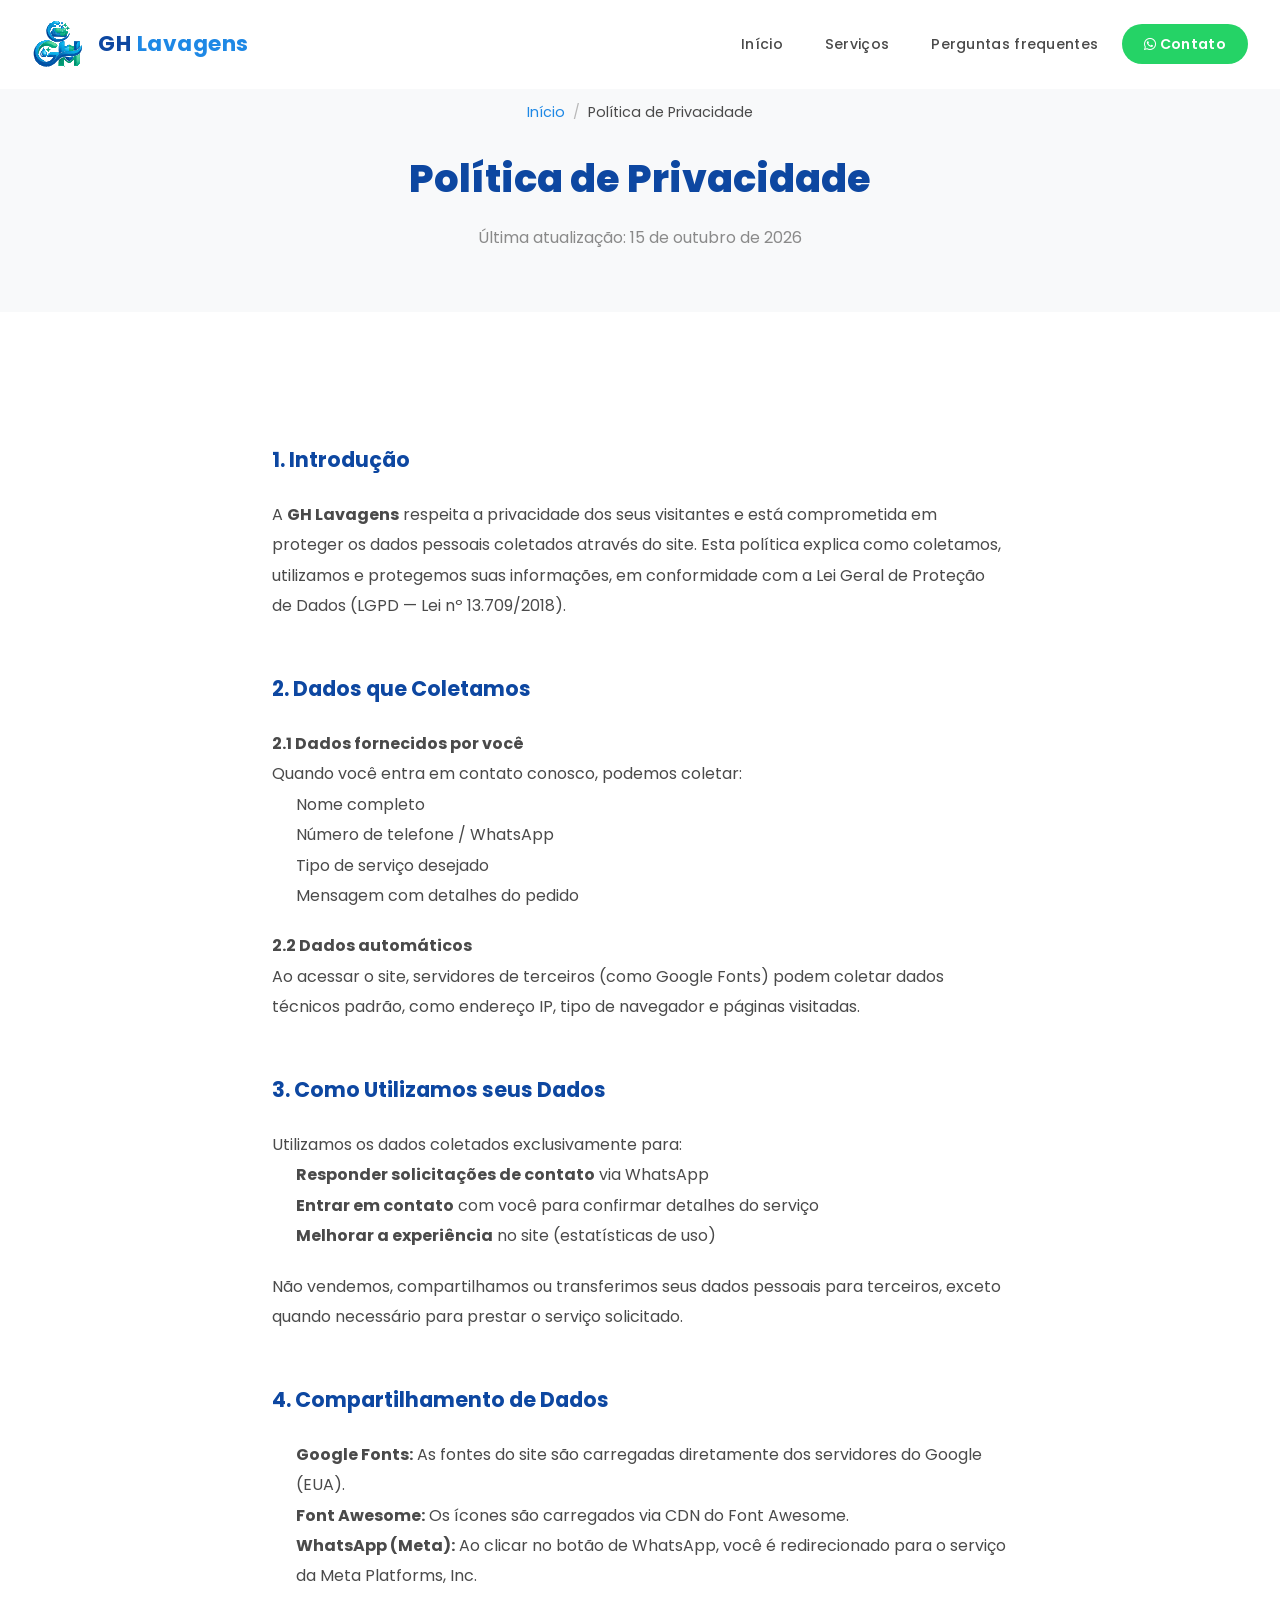
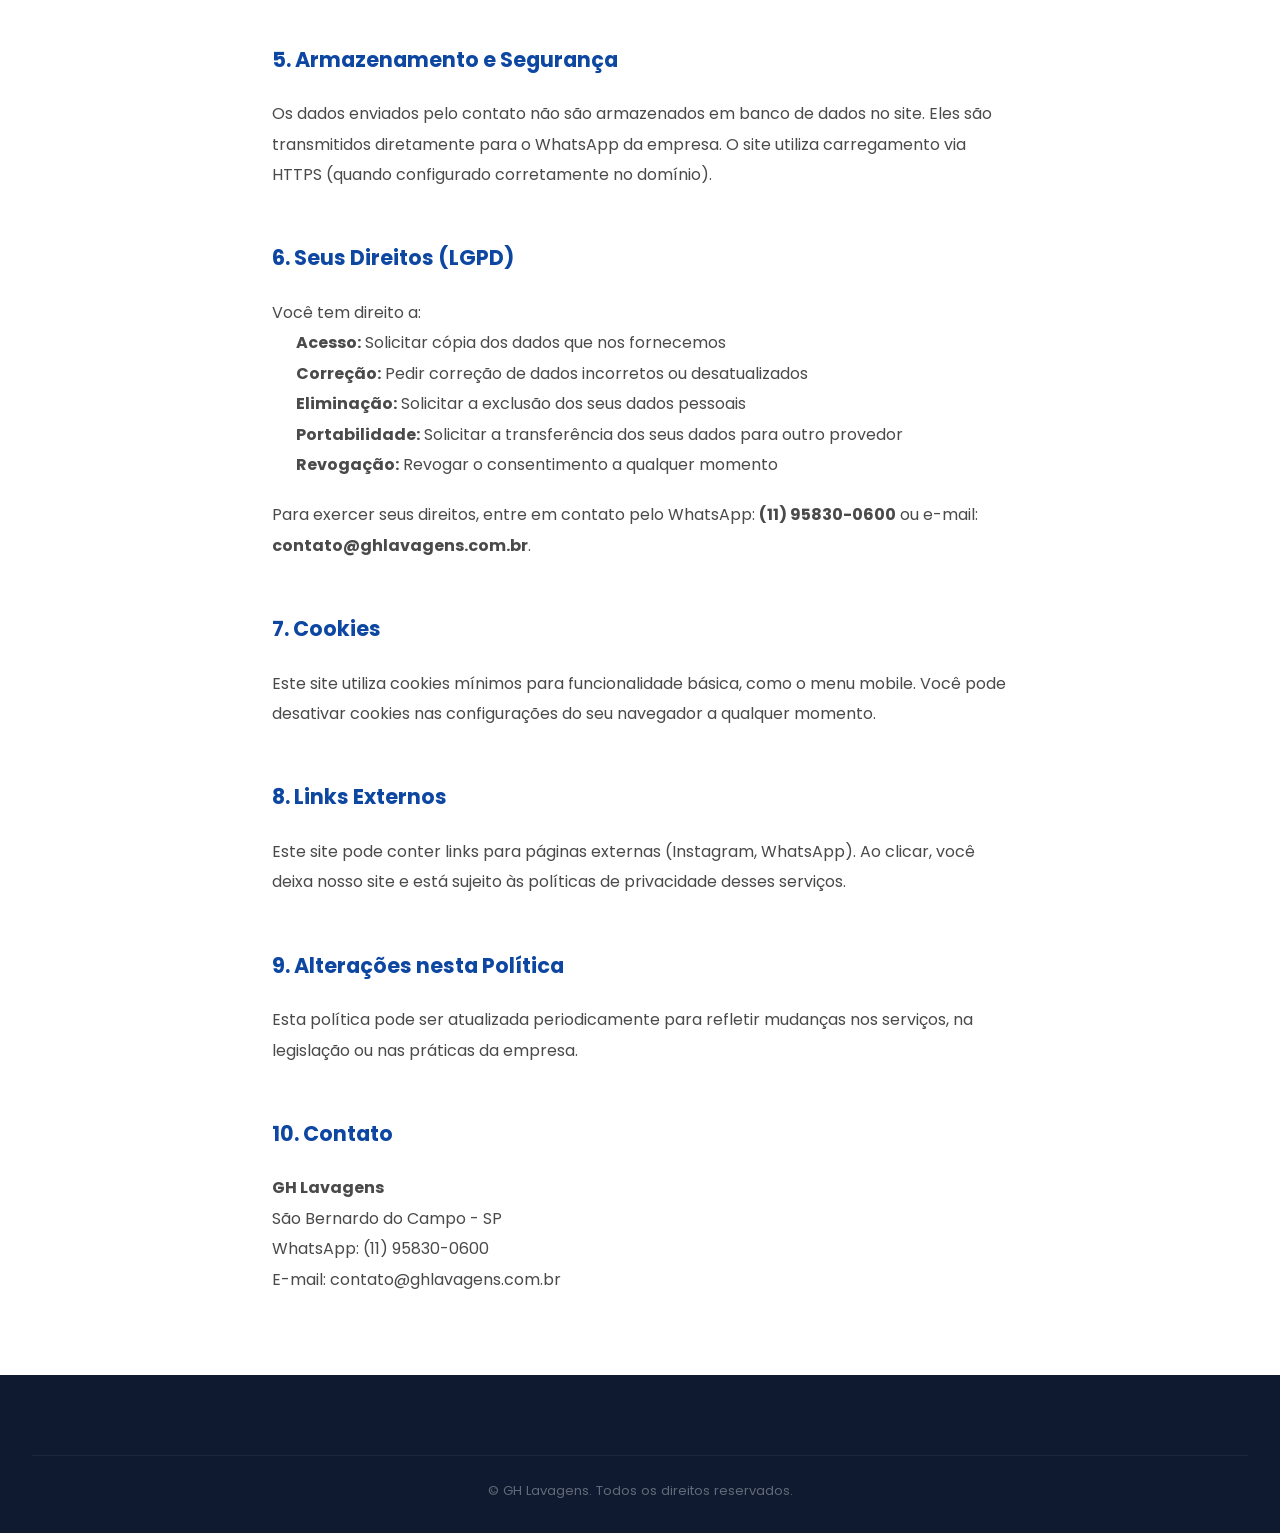
<file: politica-privacidade.html>
<!DOCTYPE html>
<html lang="pt-BR">
<head>
    <meta charset="UTF-8">
    <meta name="viewport" content="width=device-width, initial-scale=1.0">
    <meta name="description" content="Política de Privacidade da GH Lavagens — Como coletamos, utilizamos e protegemos seus dados pessoais em conformidade com a LGPD.">
    <title>GH Lavagens | Política de Privacidade</title>

    <link rel="preconnect" href="https://fonts.googleapis.com">
    <link rel="preconnect" href="https://fonts.gstatic.com" crossorigin>
    <link href="https://fonts.googleapis.com/css2?family=Poppins:wght@300;400;500;600;700;800&display=swap" rel="stylesheet">
    <link rel="stylesheet" href="https://cdnjs.cloudflare.com/ajax/libs/font-awesome/6.5.0/css/all.min.css">
    <link rel="stylesheet" href="assets/style.css">

    <link rel="canonical" href="https://ghlavagens.com.br/politica-privacidade.html">
</head>
<body>
    <header class="navbar" id="navbar" role="banner">
        <div class="container nav-container">
            <a href="index.html" class="logo" aria-label="GH Lavagens — Ir para o início">
                <img src="assets/logo.svg" alt="GH Lavagens" width="52" height="52" class="logo-img">
                <span class="logo-text">GH <span>Lavagens</span></span>
            </a>

            <button class="menu-toggle" id="menuToggle" aria-label="Abrir menu de navegação" aria-expanded="false">
                <span></span><span></span><span></span>
            </button>

            <nav aria-label="Navegação principal">
                <ul class="nav-links" id="navLinks">
                    <li><a href="index.html" class="nav-link">Início</a></li>
                    <li><a href="index.html#servicos" class="nav-link">Serviços</a></li>
                    <li><a href="index.html#faq" class="nav-link">Perguntas frequentes</a></li>
                    <li><a href="index.html#contato" class="nav-link btn-whatsapp"><i class="fab fa-whatsapp"></i> Contato</a></li>
                </ul>
            </nav>
        </div>
    </header>

    <div class="nav-overlay" id="navOverlay" aria-hidden="true"></div>

    <!-- Breadcrumb -->
    <section class="page-header" style="padding: 100px 0 60px; background: var(--gray-50);">
        <div class="container">
            <div style="text-align: center;">
                <nav aria-label="Breadcrumb" style="margin-bottom: 20px;">
                    <ol style="list-style: none; display: flex; justify-content: center; gap: 8px; font-size: 0.9rem; color: var(--gray-300);">
                        <li><a href="index.html" style="color: var(--blue-turquoise); text-decoration: none;">Início</a></li>
                        <li style="color: var(--gray-200);">/</li>
                        <li style="color: var(--gray-400);">Política de Privacidade</li>
                    </ol>
                </nav>
                <h1 style="font-size: clamp(1.8rem, 3vw, 2.4rem); font-weight: 800; color: var(--blue-deep); margin-bottom: 12px;">Política de Privacidade</h1>
                <p style="color: var(--gray-300); font-size: 1rem;">Última atualização: 15 de outubro de 2026</p>
            </div>
        </div>
    </section>

    <!-- Conteúdo da política -->
    <section class="privacy-content" style="padding: 80px 0; background: var(--white);">
        <div class="container" style="max-width: 800px;">
            <div class="privacy-text" style="font-size: 1rem; line-height: 1.9; color: var(--gray-400);">

                <h2 style="font-size: 1.3rem; font-weight: 700; color: var(--blue-deep); margin: 48px 0 20px;">1. Introdução</h2>
                <p>A <strong>GH Lavagens</strong> respeita a privacidade dos seus visitantes e está comprometida em proteger os dados pessoais coletados através do site. Esta política explica como coletamos, utilizamos e protegemos suas informações, em conformidade com a Lei Geral de Proteção de Dados (LGPD — Lei nº 13.709/2018).</p>

                <h2 style="font-size: 1.3rem; font-weight: 700; color: var(--blue-deep); margin: 48px 0 20px;">2. Dados que Coletamos</h2>
                <p><strong>2.1 Dados fornecidos por você</strong><br>
                Quando você entra em contato conosco, podemos coletar:</p>
                <ul style="margin-bottom: 20px; padding-left: 24px;">
                    <li>Nome completo</li>
                    <li>Número de telefone / WhatsApp</li>
                    <li>Tipo de serviço desejado</li>
                    <li>Mensagem com detalhes do pedido</li>
                </ul>

                <p><strong>2.2 Dados automáticos</strong><br>
                Ao acessar o site, servidores de terceiros (como Google Fonts) podem coletar dados técnicos padrão, como endereço IP, tipo de navegador e páginas visitadas.</p>

                <h2 style="font-size: 1.3rem; font-weight: 700; color: var(--blue-deep); margin: 48px 0 20px;">3. Como Utilizamos seus Dados</h2>
                <p>Utilizamos os dados coletados exclusivamente para:</p>
                <ul style="margin-bottom: 20px; padding-left: 24px;">
                    <li><strong>Responder solicitações de contato</strong> via WhatsApp</li>
                    <li><strong>Entrar em contato</strong> com você para confirmar detalhes do serviço</li>
                    <li><strong>Melhorar a experiência</strong> no site (estatísticas de uso)</li>
                </ul>
                <p>Não vendemos, compartilhamos ou transferimos seus dados pessoais para terceiros, exceto quando necessário para prestar o serviço solicitado.</p>

                <h2 style="font-size: 1.3rem; font-weight: 700; color: var(--blue-deep); margin: 48px 0 20px;">4. Compartilhamento de Dados</h2>
                <ul style="margin-bottom: 20px; padding-left: 24px;">
                    <li><strong>Google Fonts:</strong> As fontes do site são carregadas diretamente dos servidores do Google (EUA).</li>
                    <li><strong>Font Awesome:</strong> Os ícones são carregados via CDN do Font Awesome.</li>
                    <li><strong>WhatsApp (Meta):</strong> Ao clicar no botão de WhatsApp, você é redirecionado para o serviço da Meta Platforms, Inc.</li>
                </ul>

                <h2 style="font-size: 1.3rem; font-weight: 700; color: var(--blue-deep); margin: 48px 0 20px;">5. Armazenamento e Segurança</h2>
                <p>Os dados enviados pelo contato não são armazenados em banco de dados no site. Eles são transmitidos diretamente para o WhatsApp da empresa. O site utiliza carregamento via HTTPS (quando configurado corretamente no domínio).</p>

                <h2 style="font-size: 1.3rem; font-weight: 700; color: var(--blue-deep); margin: 48px 0 20px;">6. Seus Direitos (LGPD)</h2>
                <p>Você tem direito a:</p>
                <ul style="margin-bottom: 20px; padding-left: 24px;">
                    <li><strong>Acesso:</strong> Solicitar cópia dos dados que nos fornecemos</li>
                    <li><strong>Correção:</strong> Pedir correção de dados incorretos ou desatualizados</li>
                    <li><strong>Eliminação:</strong> Solicitar a exclusão dos seus dados pessoais</li>
                    <li><strong>Portabilidade:</strong> Solicitar a transferência dos seus dados para outro provedor</li>
                    <li><strong>Revogação:</strong> Revogar o consentimento a qualquer momento</li>
                </ul>
                <p>Para exercer seus direitos, entre em contato pelo WhatsApp: <strong>(11) 95830-0600</strong> ou e-mail: <strong>contato@ghlavagens.com.br</strong>.</p>

                <h2 style="font-size: 1.3rem; font-weight: 700; color: var(--blue-deep); margin: 48px 0 20px;">7. Cookies</h2>
                <p>Este site utiliza cookies mínimos para funcionalidade básica, como o menu mobile. Você pode desativar cookies nas configurações do seu navegador a qualquer momento.</p>

                <h2 style="font-size: 1.3rem; font-weight: 700; color: var(--blue-deep); margin: 48px 0 20px;">8. Links Externos</h2>
                <p>Este site pode conter links para páginas externas (Instagram, WhatsApp). Ao clicar, você deixa nosso site e está sujeito às políticas de privacidade desses serviços.</p>

                <h2 style="font-size: 1.3rem; font-weight: 700; color: var(--blue-deep); margin: 48px 0 20px;">9. Alterações nesta Política</h2>
                <p>Esta política pode ser atualizada periodicamente para refletir mudanças nos serviços, na legislação ou nas práticas da empresa.</p>

                <h2 style="font-size: 1.3rem; font-weight: 700; color: var(--blue-deep); margin: 48px 0 20px;">10. Contato</h2>
                <p><strong>GH Lavagens</strong><br>
                São Bernardo do Campo - SP<br>
                WhatsApp: (11) 95830-0600<br>
                E-mail: contato@ghlavagens.com.br</p>
            </div>
        </div>
    </section>

    <footer class="footer" role="contentinfo">
        <div class="container">
            <div class="footer-bottom">
                <p>&copy; <span id="currentYear"></span> GH Lavagens. Todos os direitos reservados.</p>
            </div>
        </div>
    </footer>

    <script src="assets/config.js"></script>
    <script src="assets/script.js"></script>
</body>
</html>
</file>
<file: assets/style.css>
/* ============================================
   GH LAVAGENS — Estilo Profissional
   Paleta: Azul Profundo + Azul-Turquesa + Verde-Água
   ============================================ */

/* --- Reset & Base --- */
*, *::before, *::after {
    margin: 0;
    padding: 0;
    box-sizing: border-box;
}

:root {
    /* === Paleta de Cores (baseada no logo) === */
    --blue-deep: #0d47a1;
    --blue-medium: #1565c0;
    --blue-turquoise: #1e88e5;
    --blue-light: #42a5f5;
    --blue-very-light: #90caf9;

    --green-water: #4caf50;
    --green-dark: #2e7d32;

    --whatsapp: #25d366;
    --whatsapp-dark: #1da851;

    --white: #ffffff;
    --gray-50: #f8f9fa;
    --gray-100: #e8e8e8;
    --gray-200: #b8b8b8;
    --gray-300: #8a8a8a;
    --gray-400: #4a4a4a;
    --gray-500: #2d2d2d;
    --black-soft: #0f1a30;

    --error: #b43c3c;
    --success: #2da050;
    --warning: #f77f00;

    /* Tipografia */
    --font-primary: 'Poppins', -apple-system, BlinkMacSystemFont, 'Segoe UI', Roboto, sans-serif;

    /* Sombras */
    --shadow-sm: 0 1px 4px rgba(26,39,68,0.06);
    --shadow-md: 0 4px 16px rgba(26,39,68,0.08);
    --shadow-lg: 0 12px 36px rgba(26,39,68,0.10);
    --shadow-xl: 0 24px 60px rgba(26,39,68,0.12);

    /* Border Radius */
    --radius-sm: 6px;
    --radius-md: 12px;
    --radius-lg: 20px;
    --radius-xl: 32px;
    --radius-full: 50%;

    /* Transição padrão */
    --transition: all 0.35s cubic-bezier(0.4, 0, 0.2, 1);
}

html {
    scroll-behavior: smooth;
    font-size: 16px;
}

body {
    font-family: var(--font-primary);
    color: var(--gray-400);
    background-color: var(--white);
    line-height: 1.75;
    overflow-x: hidden;
    -webkit-font-smoothing: antialiased;
}

/* Foco visível para acessibilidade por teclado */
:focus-visible {
    outline: 3px solid var(--blue-turquoise);
    outline-offset: 2px;
}

a {
    text-decoration: none;
    color: inherit;
    transition: var(--transition);
}

ul { list-style: none; }
img { max-width: 100%; height: auto; display: block; }

/* Container */
.container {
    width: 100%;
    max-width: 1280px;
    margin: 0 auto;
    padding: 0 32px;
}

/* ============================================
   CABEÇALHO / NAVBAR
   ============================================ */
.navbar {
    position: fixed;
    top: 0;
    left: 0;
    width: 100%;
    z-index: 1000;
    background: rgba(255, 255, 255, 0.92);
    backdrop-filter: blur(24px);
    -webkit-backdrop-filter: blur(24px);
    transition: var(--transition);
    padding: 18px 0;
    border-bottom: 1px solid transparent;
}

.navbar.scrolled {
    padding: 12px 0;
    box-shadow: var(--shadow-md);
    border-bottom-color: var(--gray-100);
}

.nav-container {
    display: flex;
    align-items: center;
    justify-content: space-between;
}

.logo {
    display: flex;
    align-items: center;
    gap: 14px;
}

.logo-img {
    width: 52px;
    height: 52px;
    transition: var(--transition);
}

.navbar.scrolled .logo-img {
    width: 44px;
    height: 44px;
}

.logo-text {
    font-size: 1.35rem;
    font-weight: 700;
    color: var(--blue-deep);
    letter-spacing: 0.5px;
}

.logo-text span {
    color: var(--blue-turquoise);
}

/* Menu toggle (mobile) */
.menu-toggle {
    display: none;
    flex-direction: column;
    gap: 5px;
    background: none;
    border: none;
    cursor: pointer;
    padding: 8px;
}

.menu-toggle span {
    width: 26px;
    height: 2.5px;
    background: var(--blue-deep);
    border-radius: 3px;
    transition: var(--transition);
}

.menu-toggle.active span:nth-child(1) {
    transform: rotate(45deg) translate(5px, 5px);
}
.menu-toggle.active span:nth-child(2) {
    opacity: 0;
}
.menu-toggle.active span:nth-child(3) {
    transform: rotate(-45deg) translate(5px, -5px);
}

/* Links de navegação */
.nav-links {
    display: flex;
    align-items: center;
    gap: 6px;
}

.nav-link {
    padding: 8px 18px;
    font-size: 0.88rem;
    font-weight: 500;
    color: var(--gray-400);
    border-radius: var(--radius-sm);
    transition: var(--transition);
    letter-spacing: 0.3px;
}

.nav-link:hover,
.nav-link.active {
    color: var(--blue-turquoise);
    background: rgba(30, 136, 229, 0.08);
}

.btn-whatsapp {
    background: var(--whatsapp) !important;
    color: white !important;
    padding: 10px 22px !important;
    border-radius: var(--radius-xl) !important;
    font-weight: 600 !important;
}

.btn-whatsapp:hover {
    background: var(--whatsapp-dark) !important;
    transform: translateY(-2px);
    box-shadow: 0 6px 20px rgba(37,211,102,0.3);
}

/* Overlay para menu mobile */
.nav-overlay {
    position: fixed;
    top: 0;
    left: 0;
    width: 100%;
    height: 100%;
    background: rgba(15,26,48,0.5);
    z-index: 998;
    opacity: 0;
    visibility: hidden;
    transition: var(--transition);
}

.nav-overlay.active {
    opacity: 1;
    visibility: visible;
}

/* ============================================
   HERO
   ============================================ */
.hero {
    min-height: 100vh;
    display: flex;
    align-items: center;
    padding: 140px 0 100px;
    background: var(--white);
    overflow: hidden;
}

.hero::before {
    content: '';
    position: absolute;
    top: -40%;
    right: -25%;
    width: 70%;
    height: 180%;
    background: radial-gradient(ellipse, rgba(30,136,229,0.03) 0%, transparent 65%);
    pointer-events: none;
}

.hero-content {
    display: grid;
    grid-template-columns: 1fr 0.9fr;
    gap: 72px;
    align-items: center;
    position: relative;
    z-index: 1;
}

.hero-badge {
    display: inline-flex;
    align-items: center;
    gap: 8px;
    padding: 8px 20px;
    background: linear-gradient(135deg, rgba(30,136,229,0.10) 0%, rgba(30,136,229,0.05) 100%);
    border: 1px solid rgba(30,136,229,0.2);
    color: var(--blue-turquoise);
    border-radius: var(--radius-xl);
    font-size: 0.82rem;
    font-weight: 600;
    margin-bottom: 24px;
    letter-spacing: 0.5px;
}

.hero-text h1 {
    font-size: clamp(2.4rem, 4.5vw, 3.6rem);
    font-weight: 800;
    color: var(--blue-deep);
    line-height: 1.12;
    margin-bottom: 24px;
    letter-spacing: -1px;
}

.highlight {
    color: var(--blue-turquoise);
    position: relative;
}

.hero-text > p {
    font-size: 1.12rem;
    color: var(--gray-300);
    margin-bottom: 36px;
    max-width: 500px;
    line-height: 1.8;
}

.hero-buttons {
    display: flex;
    gap: 16px;
    flex-wrap: wrap;
    margin-bottom: 52px;
}

/* Botões */
.btn {
    display: inline-flex;
    align-items: center;
    gap: 10px;
    padding: 15px 34px;
    font-size: 0.95rem;
    font-weight: 600;
    border-radius: var(--radius-xl);
    cursor: pointer;
    transition: var(--transition);
    border: none;
    font-family: var(--font-primary);
    letter-spacing: 0.3px;
}

.btn:hover { transform: translateY(-3px); }

.btn-primary {
    background: linear-gradient(135deg, var(--whatsapp) 0%, var(--whatsapp-dark) 100%);
    color: white;
    box-shadow: 0 8px 28px rgba(37,211,102,0.3);
}

.btn-primary:hover {
    box-shadow: 0 14px 36px rgba(37,211,102,0.4);
}

.btn-secondary {
    background: var(--white);
    color: var(--blue-deep);
    border: 2px solid var(--gray-100);
}

.btn-secondary:hover {
    border-color: var(--blue-turquoise);
    color: var(--blue-turquoise);
    box-shadow: var(--shadow-md);
}

.btn-outline {
    background: transparent;
    color: var(--blue-deep);
    border: 2px solid var(--gray-100);
    padding: 12px 28px;
}

.btn-outline:hover {
    border-color: var(--blue-turquoise);
    background: rgba(30,136,229,0.06);
    color: var(--blue-turquoise);
}

.btn-full { width: 100%; justify-content: center; }
.btn-large { padding: 18px 44px; font-size: 1rem; letter-spacing: 0.5px; }

/* Estatísticas (pendentes) */
.hero-stats {
    display: flex;
    align-items: center;
    gap: 28px;
    padding-top: 8px;
}

.stat {
    display: flex;
    flex-direction: column;
    align-items: flex-start;
}

.stat-label-placeholder {
    font-size: 1.1rem;
    font-weight: 700;
    color: var(--blue-turquoise);
    line-height: 1;
    font-style: italic;
}

.stat-label {
    font-size: 0.78rem;
    color: var(--gray-300);
    font-weight: 500;
    margin-top: 4px;
    letter-spacing: 0.3px;
}

.stat-divider {
    width: 1px;
    height: 44px;
    background: var(--gray-100);
}

/* Hero image placeholder */
.hero-image { display: flex; justify-content: center; }

.hero-card {
    background: var(--white);
    border-radius: var(--radius-lg);
    padding: 28px;
    box-shadow: var(--shadow-xl);
    max-width: 460px;
    width: 100%;
    border: 1px solid var(--gray-100);
}

.hero-img-placeholder {
    width: 100%;
    aspect-ratio: 4/3;
    background: linear-gradient(135deg, rgba(30,136,229,0.08) 0%, rgba(76,175,80,0.06) 100%);
    border-radius: var(--radius-md);
    display: flex;
    flex-direction: column;
    align-items: center;
    justify-content: center;
    gap: 14px;
    color: var(--blue-turquoise);
}

.hero-img-placeholder i { font-size: 3.5rem; }
.hero-img-placeholder span {
    font-size: 0.88rem;
    font-weight: 600;
    color: var(--gray-300);
}

/* ============================================
   SECTION HEADER (comum)
   ============================================ */
.section-header {
    text-align: center;
    margin-bottom: 72px;
}

.section-tag {
    display: inline-flex;
    align-items: center;
    gap: 8px;
    padding: 6px 18px;
    background: linear-gradient(135deg, rgba(30,136,229,0.10) 0%, rgba(30,136,229,0.04) 100%);
    border: 1px solid rgba(30,136,229,0.18);
    color: var(--blue-turquoise);
    border-radius: var(--radius-xl);
    font-size: 0.8rem;
    font-weight: 600;
    margin-bottom: 18px;
    letter-spacing: 0.5px;
}

.section-header h2 {
    font-size: clamp(2rem, 3.5vw, 2.8rem);
    font-weight: 800;
    color: var(--blue-deep);
    margin-bottom: 18px;
    letter-spacing: -0.5px;
}

.section-header h2::after {
    content: '';
    display: block;
    width: 60px;
    height: 3px;
    background: linear-gradient(90deg, var(--blue-turquoise), var(--blue-light));
    margin: 18px auto 0;
    border-radius: 2px;
}

.section-header p {
    font-size: 1.05rem;
    color: var(--gray-300);
    max-width: 560px;
    margin: 0 auto;
}

/* ============================================
   SOBRE NÓS
   ============================================ */
.about {
    padding: 120px 0;
    background: var(--gray-50);
}

.about-grid {
    display: grid;
    grid-template-columns: 0.9fr 1.3fr;
    gap: 80px;
    align-items: center;
}

.about-image {
    border-radius: var(--radius-lg);
    overflow: hidden;
}

.about-img-placeholder {
    width: 100%;
    aspect-ratio: 4/3;
    background: linear-gradient(135deg, var(--blue-deep) 0%, var(--blue-medium) 100%);
    border-radius: var(--radius-lg);
    display: flex;
    flex-direction: column;
    align-items: center;
    justify-content: center;
    gap: 14px;
    color: var(--blue-very-light);
}

.about-img-placeholder i { font-size: 3.5rem; }
.about-img-placeholder span {
    font-size: 0.88rem;
    font-weight: 600;
    color: var(--blue-very-light);
    opacity: 0.7;
}

.about-content .section-tag { margin-bottom: 14px; }

.about-content h2 {
    font-size: clamp(1.9rem, 3vw, 2.5rem);
    font-weight: 800;
    color: var(--blue-deep);
    margin-bottom: 22px;
    letter-spacing: -0.5px;
}

.about-text {
    font-size: 1rem;
    color: var(--gray-300);
    margin-bottom: 16px;
    line-height: 1.85;
}

.about-features {
    margin-top: 36px;
    display: flex;
    flex-direction: column;
    gap: 24px;
}

.feature-item {
    display: flex;
    align-items: flex-start;
    gap: 18px;
    padding: 20px;
    background: var(--white);
    border-radius: var(--radius-md);
    border: 1px solid var(--gray-100);
    transition: var(--transition);
}

.feature-item:hover {
    border-color: rgba(30,136,229,0.3);
    box-shadow: var(--shadow-sm);
}

.feature-icon {
    width: 50px;
    height: 50px;
    min-width: 50px;
    background: linear-gradient(135deg, var(--blue-deep) 0%, var(--blue-medium) 100%);
    border-radius: var(--radius-sm);
    display: flex;
    align-items: center;
    justify-content: center;
    color: var(--blue-light);
    font-size: 1.2rem;
}

.feature-info h4 {
    font-size: 0.95rem;
    font-weight: 700;
    color: var(--blue-deep);
    margin-bottom: 4px;
}

.feature-info p {
    font-size: 0.88rem;
    color: var(--gray-300);
}

/* ============================================
   SERVIÇOS
   ============================================ */
.services {
    padding: 120px 0;
    background: var(--white);
}

.services-grid {
    display: grid;
    grid-template-columns: repeat(2, 1fr);
    gap: 28px;
}

.service-card {
    background: var(--white);
    border-radius: var(--radius-md);
    padding: 40px;
    transition: var(--transition);
    border: 1px solid var(--gray-100);
    position: relative;
    overflow: hidden;
}

.service-card::before {
    content: '';
    position: absolute;
    top: 0;
    left: 0;
    width: 100%;
    height: 3px;
    background: linear-gradient(90deg, var(--blue-turquoise), var(--blue-light));
    transform: scaleX(0);
    transition: var(--transition);
    transform-origin: left;
}

.service-card:hover {
    transform: translateY(-6px);
    box-shadow: var(--shadow-lg);
    border-color: rgba(30,136,229,0.2);
}

.service-card:hover::before { transform: scaleX(1); }

.service-icon-wrapper {
    display: flex;
    align-items: center;
    gap: 16px;
    margin-bottom: 24px;
}

.service-icon {
    width: 60px;
    height: 60px;
    background: linear-gradient(135deg, var(--blue-deep) 0%, var(--blue-medium) 100%);
    border-radius: var(--radius-sm);
    display: flex;
    align-items: center;
    justify-content: center;
    font-size: 1.5rem;
    color: var(--blue-light);
}

.service-number {
    font-size: 2.2rem;
    font-weight: 800;
    color: var(--gray-100);
}

.service-card h3 {
    font-size: 1.3rem;
    font-weight: 700;
    color: var(--blue-deep);
    margin-bottom: 12px;
}

.service-card > p {
    font-size: 0.92rem;
    color: var(--gray-300);
    margin-bottom: 20px;
    line-height: 1.75;
}

.service-list { margin-bottom: 28px; }

.service-list li {
    display: flex;
    align-items: center;
    gap: 10px;
    padding: 6px 0;
    font-size: 0.88rem;
    color: var(--gray-400);
}

.service-list li i {
    color: var(--green-water);
    font-size: 0.8rem;
}

.service-card .btn-outline { width: 100%; justify-content: center; }

/* Aviso sobre serviços */
.service-disclaimer {
    text-align: center;
    margin-top: 32px;
    font-size: 0.88rem;
    color: var(--gray-300);
    font-style: italic;
}

/* ============================================
   BENEFÍCIOS
   ============================================ */
.benefits {
    padding: 120px 0;
    background: var(--gray-50);
}

.benefits-grid {
    display: grid;
    grid-template-columns: repeat(3, 1fr);
    gap: 28px;
}

.benefit-card {
    background: var(--white);
    border-radius: var(--radius-md);
    padding: 36px;
    border: 1px solid var(--gray-100);
    transition: var(--transition);
}

.benefit-card:hover {
    transform: translateY(-5px);
    box-shadow: var(--shadow-md);
    border-color: rgba(30,136,229,0.2);
}

.benefit-icon {
    width: 56px;
    height: 56px;
    background: linear-gradient(135deg, rgba(30,136,229,0.10) 0%, rgba(30,136,229,0.04) 100%);
    border-radius: var(--radius-sm);
    display: flex;
    align-items: center;
    justify-content: center;
    font-size: 1.4rem;
    color: var(--blue-turquoise);
    margin-bottom: 20px;
}

.benefit-card h3 {
    font-size: 1.1rem;
    font-weight: 700;
    color: var(--blue-deep);
    margin-bottom: 10px;
}

.benefit-card p {
    font-size: 0.92rem;
    color: var(--gray-300);
    line-height: 1.75;
}

/* ============================================
   GALERIA / ANTES E DEPOIS
   ============================================ */
.gallery {
    padding: 120px 0;
    background: var(--white);
}

.gallery-grid {
    display: grid;
    grid-template-columns: repeat(3, 1fr);
    gap: 24px;
    margin-bottom: 56px;
}

.gallery-item {
    border-radius: var(--radius-md);
    overflow: hidden;
    transition: var(--transition);
}

.gallery-item:hover {
    box-shadow: var(--shadow-lg);
}

.before-after-card {
    background: var(--gray-50);
    border-radius: var(--radius-md);
    overflow: hidden;
    border: 1px solid var(--gray-100);
    transition: var(--transition);
}

.gallery-item:hover .before-after-card {
    border-color: rgba(30,136,229,0.3);
}

/* Ajuste para imagens de antes/depois em uma só foto */
.before-after-card img {
    width: 100%;
    height: auto;
    display: block;
    object-fit: cover;
}

.ba-side {
    position: relative;
    overflow: hidden;
}

.ba-image-wrapper {
    width: 100%;
    aspect-ratio: 4/3;
    display: flex;
    align-items: center;
    justify-content: center;
    overflow: hidden;
}

.ba-image-wrapper img {
    width: 100%;
    height: 100%;
    object-fit: cover;
    transition: transform 0.6s ease;
}

.gallery-item:hover .ba-image-wrapper img {
    transform: scale(1.05);
}

/* Ocultar badges e divisores */
.ba-badge, .antes-badge, .depois-badge, .ba-divider, .arrow-icon {
    display: none !important;
}

/* Nota da galeria */
.gallery-note {
    text-align: center;
    margin-bottom: 32px;
    font-size: 0.88rem;
    color: var(--gray-300);
    font-style: italic;
}

/* CTA da galeria */
.gallery-cta {
    text-align: center;
    padding: 48px;
    background: linear-gradient(135deg, var(--gray-50) 0%, rgba(30,136,229,0.03) 100%);
    border-radius: var(--radius-lg);
    border: 1px solid var(--gray-100);
}

.gallery-cta p {
    font-size: 1.05rem;
    color: var(--gray-300);
    margin-bottom: 24px;
}

/* ============================================
   COMO FUNCIONA
   ============================================ */
.how-it-works {
    padding: 120px 0;
    background: var(--gray-50);
}

.steps-grid {
    display: grid;
    grid-template-columns: repeat(5, 1fr);
    gap: 24px;
}

.step-card {
    text-align: center;
    padding: 32px 20px;
    background: var(--white);
    border-radius: var(--radius-md);
    border: 1px solid var(--gray-100);
    transition: var(--transition);
}

.step-card:hover {
    transform: translateY(-5px);
    box-shadow: var(--shadow-md);
    border-color: rgba(30,136,229,0.2);
}

.step-number {
    font-size: 2rem;
    font-weight: 800;
    color: var(--gray-100);
    margin-bottom: 8px;
}

.step-icon {
    width: 56px;
    height: 56px;
    background: linear-gradient(135deg, var(--blue-deep) 0%, var(--blue-medium) 100%);
    border-radius: var(--radius-full);
    display: flex;
    align-items: center;
    justify-content: center;
    font-size: 1.3rem;
    color: var(--blue-light);
    margin: 0 auto 20px;
}

.step-card h3 {
    font-size: 1rem;
    font-weight: 700;
    color: var(--blue-deep);
    margin-bottom: 10px;
}

.step-card p {
    font-size: 0.85rem;
    color: var(--gray-300);
    line-height: 1.7;
}

/* ============================================
   DEPOIMENTOS (placeholder)
   ============================================ */
.testimonials-placeholder {
    padding: 80px 0;
    background: var(--white);
}

.placeholder-note {
    text-align: center;
    font-size: 1rem;
    color: var(--gray-300);
    font-style: italic;
}

/* ============================================
   PERGUNTAS FREQUENTES (FAQ)
   ============================================ */
.faq {
    padding: 120px 0;
    background: var(--gray-50);
}

.faq-list {
    max-width: 800px;
    margin: 0 auto;
}

.faq-item {
    border-bottom: 1px solid var(--gray-100);
}

.faq-question {
    width: 100%;
    display: flex;
    align-items: center;
    justify-content: space-between;
    padding: 24px 0;
    background: none;
    border: none;
    cursor: pointer;
    font-family: var(--font-primary);
    font-size: 1.05rem;
    font-weight: 600;
    color: var(--blue-deep);
    text-align: left;
    transition: var(--transition);
}

.faq-question:hover {
    color: var(--blue-turquoise);
}

.faq-question[aria-expanded="true"] .faq-question-text {
    color: var(--blue-turquoise);
}

.faq-question i {
    font-size: 0.85rem;
    color: var(--gray-200);
    transition: transform 0.3s ease;
    flex-shrink: 0;
    margin-left: 16px;
}

.faq-question[aria-expanded="true"] i {
    transform: rotate(180deg);
    color: var(--blue-turquoise);
}

.faq-answer {
    max-height: 0;
    overflow: hidden;
    transition: max-height 0.4s ease, padding 0.3s ease;
}

.faq-answer.open {
    max-height: 500px;
    padding-bottom: 24px;
}

.faq-answer p {
    font-size: 0.95rem;
    color: var(--gray-300);
    line-height: 1.8;
}

.faq-answer strong {
    color: var(--blue-deep);
    font-weight: 600;
}

/* ============================================
   CONTATO
   ============================================ */
.contact {
    padding: 120px 0;
    background: var(--white);
}

.contact-grid {
    display: grid;
    grid-template-columns: 1fr;
    gap: 64px;
    max-width: 600px;
    margin: 0 auto;
}

.contact-info .section-tag { margin-bottom: 14px; }

.contact-info h2 {
    font-size: clamp(1.9rem, 3vw, 2.5rem);
    font-weight: 800;
    color: var(--blue-deep);
    margin-bottom: 18px;
    letter-spacing: -0.5px;
}

.contact-info > p {
    font-size: 1rem;
    color: var(--gray-300);
    margin-bottom: 40px;
    line-height: 1.8;
}

.contact-methods { display: flex; flex-direction: column; gap: 16px; }

.contact-method {
    display: flex;
    align-items: center;
    gap: 18px;
    padding: 20px 24px;
    background: var(--gray-50);
    border-radius: var(--radius-md);
    border: 1px solid var(--gray-100);
    transition: var(--transition);
}

.contact-method:hover {
    background: var(--white);
    box-shadow: var(--shadow-md);
    transform: translateX(8px);
    border-color: rgba(30,136,229,0.3);
}

.method-icon {
    width: 52px;
    height: 52px;
    min-width: 52px;
    border-radius: var(--radius-sm);
    display: flex;
    align-items: center;
    justify-content: center;
    font-size: 1.3rem;
    color: white;
}

.method-icon.whatsapp { background: var(--whatsapp); }
.method-icon.instagram { background: linear-gradient(135deg, #f09433, #e6683c, #dc2743, #cc2366, #bc1888); }
.method-icon.email { background: var(--blue-deep); }
.method-icon.location { background: var(--blue-turquoise); }

.method-info h4 {
    font-size: 0.95rem;
    font-weight: 700;
    color: var(--blue-deep);
    margin-bottom: 2px;
}

.method-info span {
    font-size: 0.88rem;
    color: var(--gray-300);
}

/* ============================================
   CTA FINAL
   ============================================ */
.cta-final {
    padding: 120px 0;
    background: linear-gradient(135deg, var(--blue-deep) 0%, var(--black-soft) 100%);
    text-align: center;
    position: relative;
    overflow: hidden;
}

.cta-final::before {
    content: '';
    position: absolute;
    top: -50%;
    left: -50%;
    width: 200%;
    height: 200%;
    background: radial-gradient(ellipse at 30% 40%, rgba(30,136,229,0.12) 0%, transparent 50%);
    pointer-events: none;
}

.cta-content { position: relative; z-index: 1; }

.cta-icon {
    font-size: 3rem;
    color: var(--blue-light);
    margin-bottom: 28px;
}

.cta-content h2 {
    font-size: clamp(2rem, 3.5vw, 2.8rem);
    font-weight: 800;
    color: white;
    margin-bottom: 18px;
    letter-spacing: -0.5px;
}

.cta-content p {
    font-size: 1.05rem;
    color: rgba(255,255,255,0.7);
    margin-bottom: 40px;
}

.cta-content .btn-primary {
    background: linear-gradient(135deg, var(--blue-turquoise) 0%, var(--blue-light) 100%);
    color: white;
    box-shadow: 0 8px 32px rgba(30,136,229,0.3);
}

.cta-content .btn-primary:hover {
    box-shadow: 0 14px 40px rgba(30,136,229,0.4);
}

/* ============================================
   RODAPÉ / FOOTER
   ============================================ */
.footer {
    background: var(--black-soft);
    color: rgba(255,255,255,0.5);
    padding: 80px 0 0;
}

.footer-grid {
    display: grid;
    grid-template-columns: 1.6fr 1fr 1fr 1fr;
    gap: 48px;
    margin-bottom: 60px;
}

.footer-brand .footer-logo {
    display: flex;
    align-items: center;
    gap: 12px;
    margin-bottom: 18px;
}

.footer-logo span {
    font-size: 1.3rem;
    font-weight: 700;
    color: white;
}

.footer-logo span span { color: var(--blue-turquoise); }

.footer-brand > p {
    font-size: 0.88rem;
    line-height: 1.8;
    margin-bottom: 24px;
}

.footer-social { display: flex; gap: 10px; }

.footer-social a,
.social-link {
    width: 40px;
    height: 40px;
    background: rgba(255,255,255,0.06);
    border: 1px solid rgba(255,255,255,0.08);
    border-radius: var(--radius-sm);
    display: flex;
    align-items: center;
    justify-content: center;
    color: rgba(255,255,255,0.5);
    transition: var(--transition);
}

.footer-social a:hover,
.social-link:hover {
    background: var(--blue-turquoise);
    color: white;
    border-color: var(--blue-turquoise);
}

.footer-links h4,
.footer-services h4,
.footer-contact h4 {
    font-size: 0.9rem;
    font-weight: 700;
    color: white;
    margin-bottom: 22px;
    letter-spacing: 0.5px;
}

.footer-links li,
.footer-services li,
.footer-contact li {
    padding: 6px 0;
}

.footer-links a,
.footer-services a {
    font-size: 0.88rem;
    color: rgba(255,255,255,0.5);
}

.footer-links a:hover,
.footer-services a:hover {
    color: var(--blue-turquoise);
    padding-left: 6px;
}

.footer-contact li {
    display: flex;
    align-items: center;
    gap: 10px;
    font-size: 0.88rem;
}

.footer-contact i {
    color: var(--blue-turquoise);
    width: 16px;
}

.footer-bottom {
    border-top: 1px solid rgba(255,255,255,0.06);
    padding: 24px 0;
    text-align: center;
}

.footer-bottom p {
    font-size: 0.82rem;
    color: rgba(255,255,255,0.35);
    margin-bottom: 6px;
}

.footer-bottom a {
    color: rgba(255,255,255,0.4);
}

.footer-bottom a:hover {
    color: var(--blue-turquoise);
}

/* ============================================
   BOTÕES FLUTUANTES
   ============================================ */
.whatsapp-float {
    position: fixed;
    bottom: 30px;
    right: 30px;
    width: 64px;
    height: 64px;
    background: var(--whatsapp);
    border-radius: var(--radius-full);
    display: flex;
    align-items: center;
    justify-content: center;
    color: white;
    font-size: 2rem;
    box-shadow: 0 8px 28px rgba(37,211,102,0.35);
    z-index: 999;
    transition: var(--transition);
    animation: pulse-wa 2.5s infinite;
}

.whatsapp-float:hover {
    transform: scale(1.1) translateY(-4px);
    box-shadow: 0 14px 36px rgba(37,211,102,0.45);
}

@keyframes pulse-wa {
    0%, 100% { box-shadow: 0 8px 28px rgba(37,211,102,0.35); }
    50% { box-shadow: 0 8px 28px rgba(37,211,102,0.5), 0 0 0 14px rgba(37,211,102,0.08); }
}

.back-to-top {
    position: fixed;
    bottom: 30px;
    left: 30px;
    width: 46px;
    height: 46px;
    background: var(--blue-deep);
    border: none;
    border-radius: var(--radius-full);
    color: var(--blue-light);
    font-size: 1.1rem;
    cursor: pointer;
    z-index: 999;
    opacity: 0;
    visibility: hidden;
    transition: var(--transition);
    box-shadow: var(--shadow-md);
}

.back-to-top.visible { opacity: 1; visibility: visible; }

.back-to-top:hover {
    background: var(--blue-turquoise);
    color: white;
    transform: translateY(-4px);
}

/* ============================================
   ANIMAÇÕES (scroll reveal)
   ============================================ */
.reveal {
    opacity: 0;
    transform: translateY(40px);
    transition: all 0.8s cubic-bezier(0.4, 0, 0.2, 1);
}

.reveal.visible { opacity: 1; transform: translateY(0); }

.reveal-left {
    opacity: 0;
    transform: translateX(-40px);
    transition: all 0.8s cubic-bezier(0.4, 0, 0.2, 1);
}

.reveal-left.visible { opacity: 1; transform: translateX(0); }

.reveal-right {
    opacity: 0;
    transform: translateX(40px);
    transition: all 0.8s cubic-bezier(0.4, 0, 0.2, 1);
}

.reveal-right.visible { opacity: 1; transform: translateX(0); }

.delay-1 { transition-delay: 0.1s; }
.delay-2 { transition-delay: 0.2s; }
.delay-3 { transition-delay: 0.3s; }

/* ============================================
   REDUÇÃO DE MOVIMENTO (acessibilidade)
   ============================================ */
@media (prefers-reduced-motion: reduce) {
    *, *::before, *::after {
        animation-duration: 0.01ms !important;
        animation-iteration-count: 1 !important;
        transition-duration: 0.01ms !important;
        scroll-behavior: auto !important;
    }

    .reveal, .reveal-left, .reveal-right {
        opacity: 1;
        transform: none;
    }

    .whatsapp-float {
        animation: none;
    }
}

/* ============================================
   RESPONSIVO
   ============================================ */
@media (max-width: 1024px) {
    .hero-content { grid-template-columns: 1fr; text-align: center; gap: 56px; }
    .hero-text > p { margin: 0 auto 36px; }
    .hero-buttons { justify-content: center; }
    .hero-stats { justify-content: center; flex-wrap: wrap; }

    .about-grid { grid-template-columns: 1fr; gap: 56px; }
    .about-img-placeholder { min-height: 300px; }

    .services-grid { grid-template-columns: repeat(2, 1fr); }

    .benefits-grid { grid-template-columns: repeat(2, 1fr); }

    .gallery-grid { grid-template-columns: repeat(2, 1fr); }

    .steps-grid { grid-template-columns: repeat(3, 1fr); }

    .contact-grid { grid-template-columns: 1fr; gap: 56px; }

    .footer-grid { grid-template-columns: repeat(2, 1fr); }
}

@media (max-width: 768px) {
    .menu-toggle { display: flex; }

    .nav-links {
        position: fixed;
        top: 0;
        right: -100%;
        width: 75%;
        max-width: 300px;
        height: 100vh;
        background: var(--white);
        flex-direction: column;
        padding: 100px 28px 32px;
        gap: 4px;
        box-shadow: var(--shadow-xl);
        transition: right 0.4s cubic-bezier(0.4, 0, 0.2, 1);
        z-index: 999;
    }

    .nav-links.active { right: 0; }

    .nav-link { width: 100%; padding: 12px 16px; font-size: 0.95rem; }

    .hero { padding: 110px 0 70px; min-height: auto; }
    .hero-buttons { flex-direction: column; align-items: center; }
    .hero-stats { gap: 20px; }
    .stat-divider { display: none; }

    .services-grid { grid-template-columns: 1fr; }

    .benefits-grid { grid-template-columns: 1fr; }

    .gallery-grid { grid-template-columns: 1fr; }

    .steps-grid { grid-template-columns: 1fr; gap: 20px; }

    .footer-grid { grid-template-columns: 1fr; gap: 36px; }

    .whatsapp-float { width: 58px; height: 58px; font-size: 1.7rem; bottom: 20px; right: 20px; }
    .back-to-top { width: 42px; height: 42px; bottom: 20px; left: 20px; }

    .section-header { margin-bottom: 48px; }
}

@media (max-width: 480px) {
    .container { padding: 0 18px; }
    .hero-text h1 { font-size: 1.9rem; }
    .service-card { padding: 28px; }
    .contact-form-wrapper { padding: 28px; }
    .gallery-cta { padding: 32px 24px; }
    .hero-buttons { width: 100%; }
    .hero-buttons .btn { width: 100%; justify-content: center; }
}
</file>
